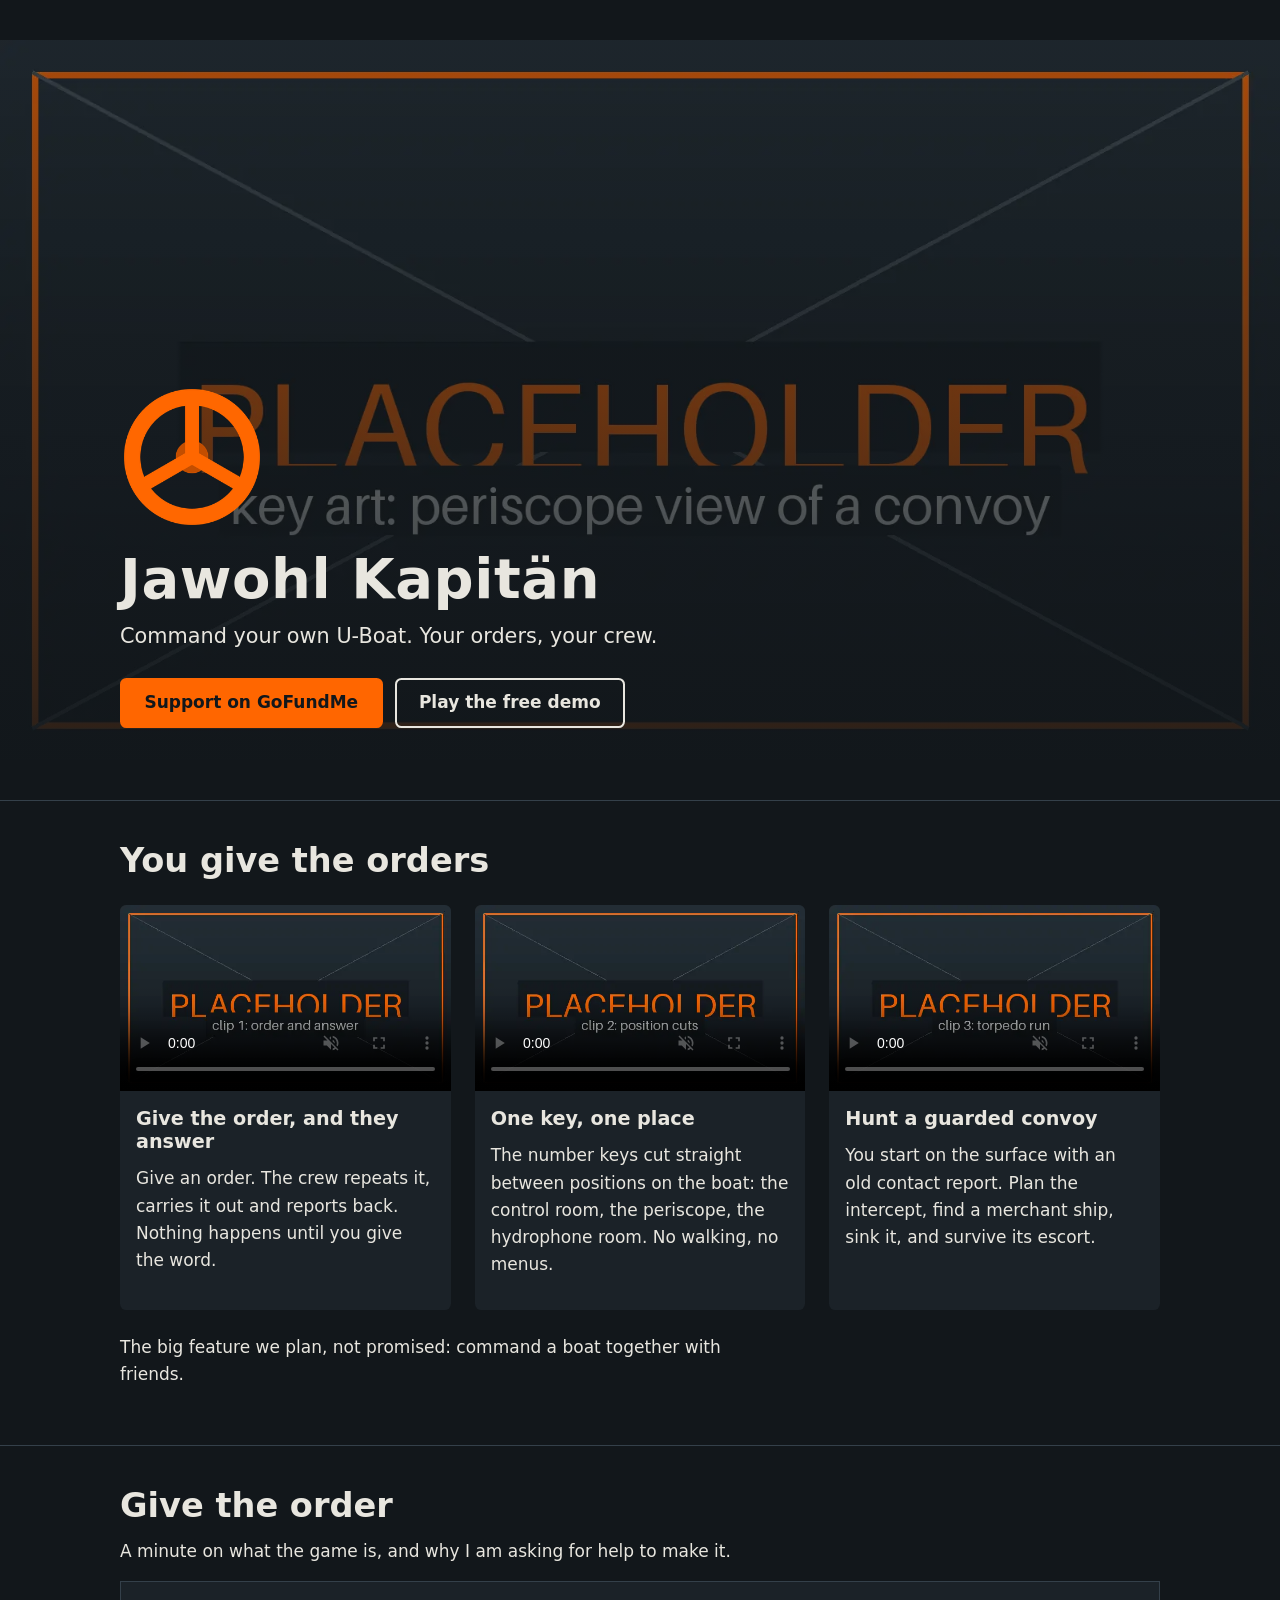
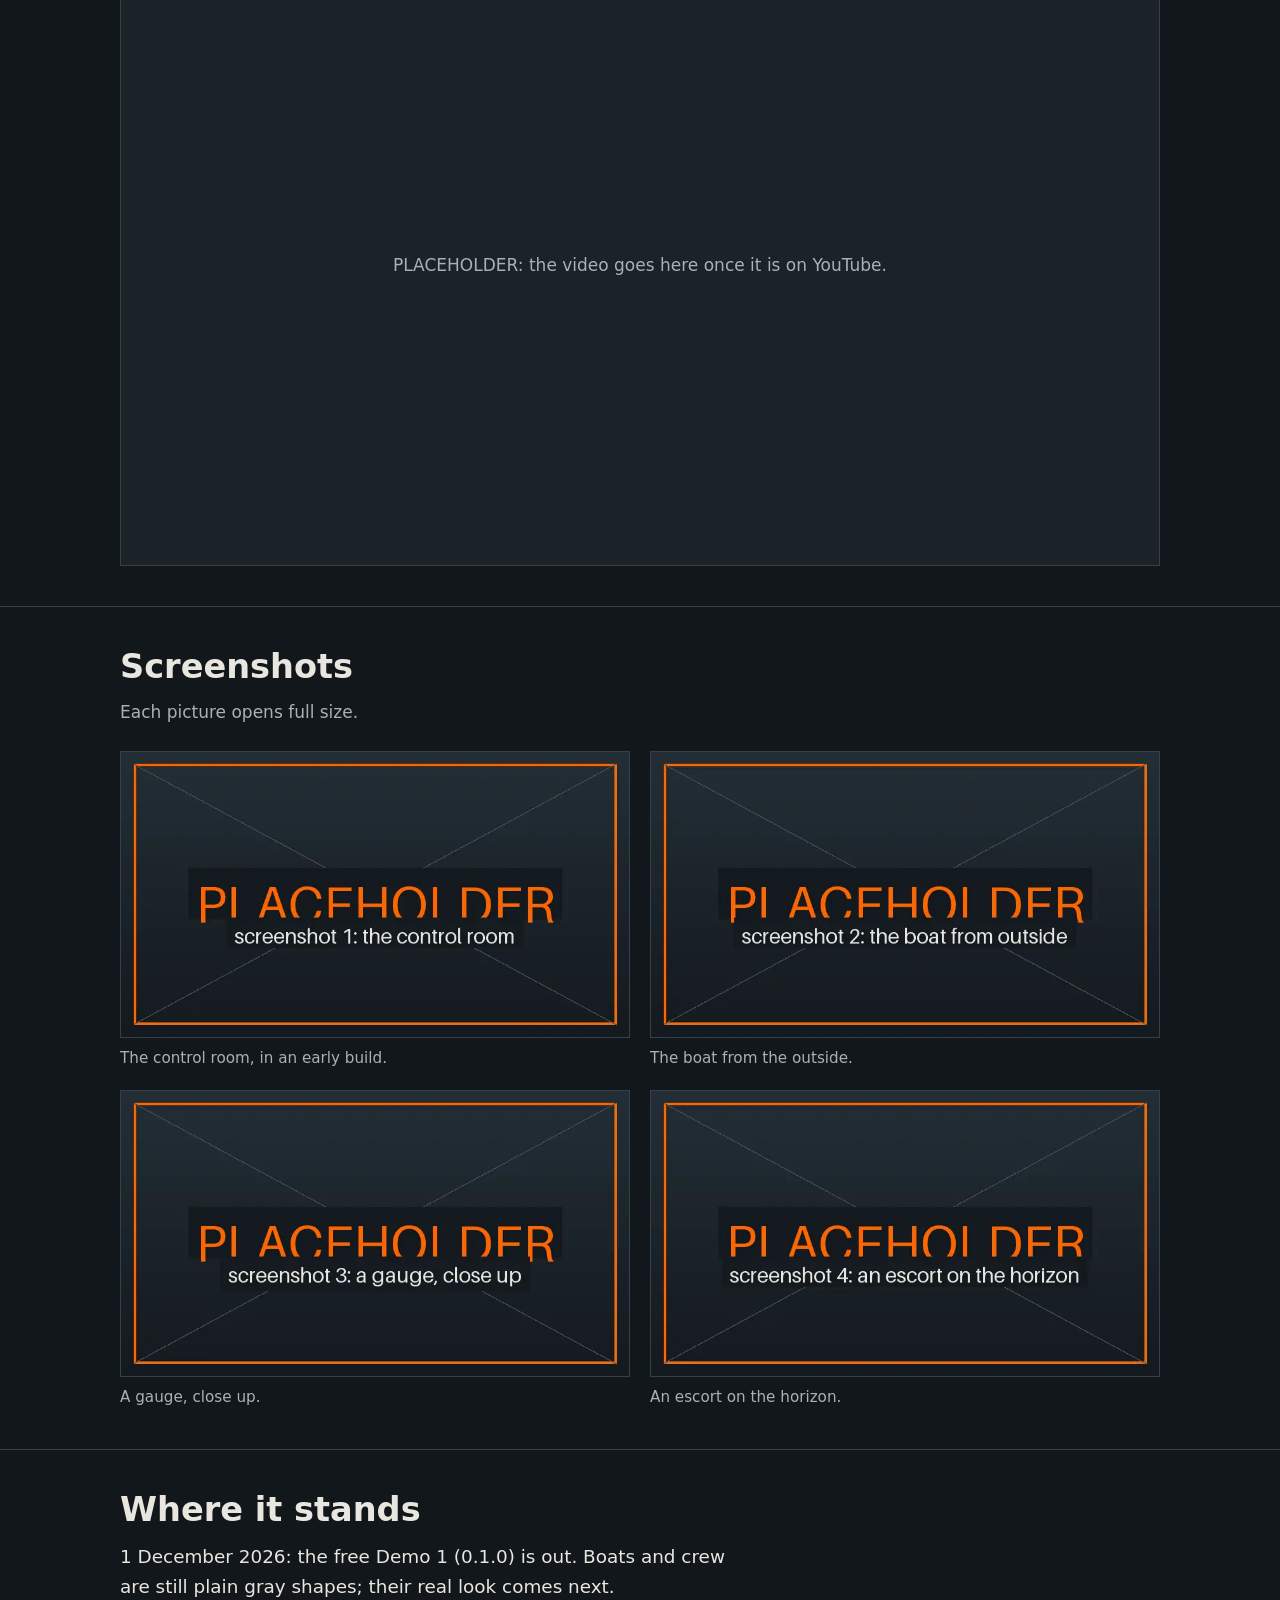
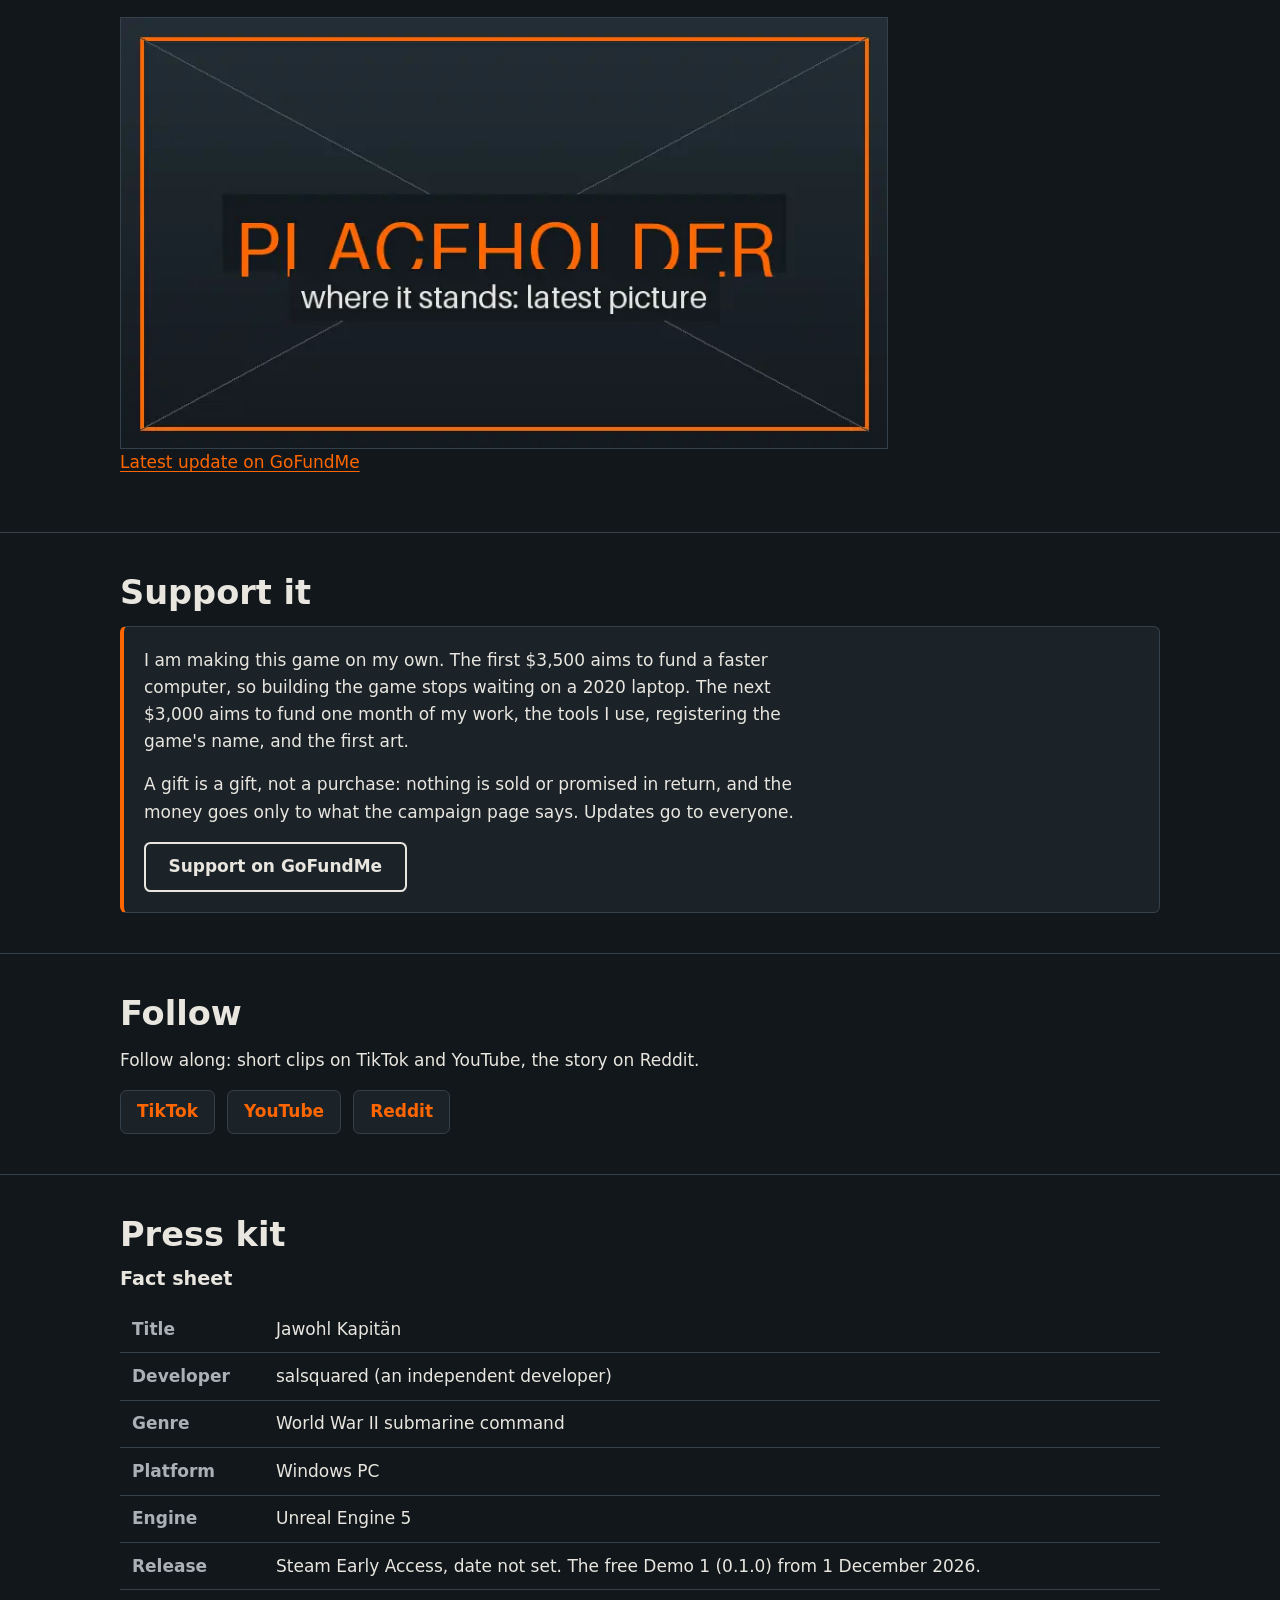
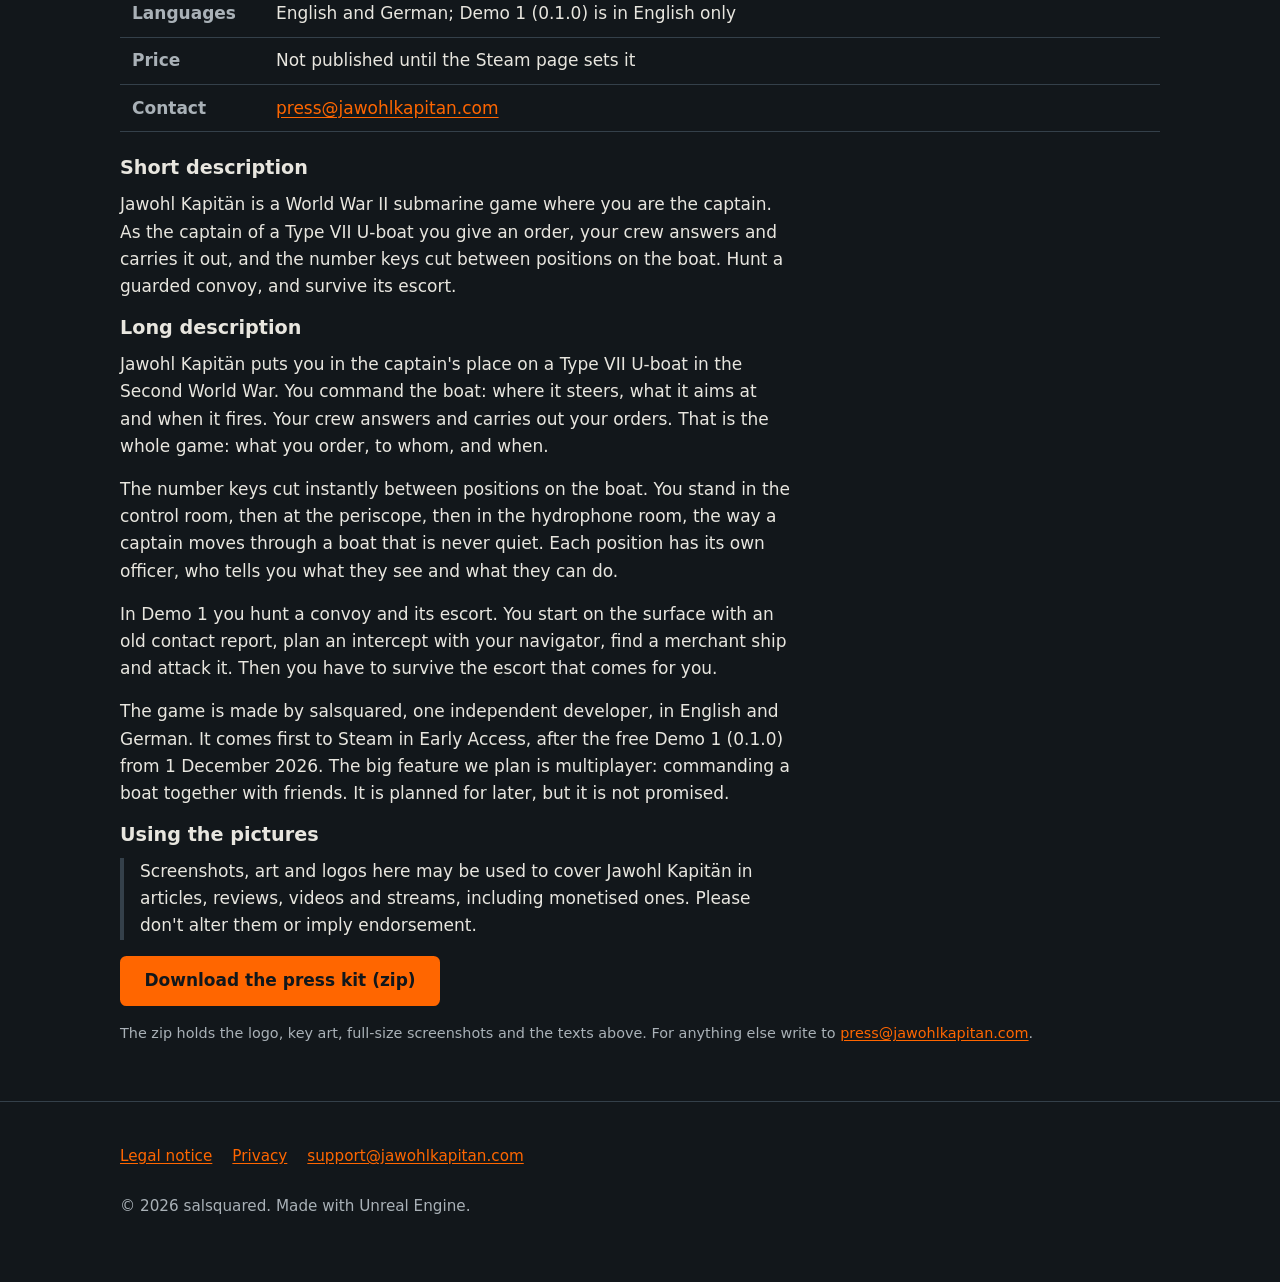
<file: index.html>
<!doctype html>
<html lang="en">
<head>
<meta charset="utf-8">
<meta name="viewport" content="width=device-width, initial-scale=1">
<title>Jawohl Kapitän: command your own U-Boat</title>
<meta name="description" content="Command your own U-Boat. Your orders, your crew.">
<meta name="referrer" content="strict-origin-when-cross-origin">
<meta name="theme-color" content="#12171b">
<link rel="canonical" href="https://jawohlkapitan.com/">
<!-- DE_LIVE: German is built but not switched on. See README, "Switching German on".
<link rel="alternate" hreflang="en" href="https://jawohlkapitan.com/">
<link rel="alternate" hreflang="de" href="https://jawohlkapitan.com/de/">
<link rel="alternate" hreflang="x-default" href="https://jawohlkapitan.com/">
-->
<link rel="icon" type="image/png" href="/assets/img/favicon.png">
<link rel="apple-touch-icon" href="/assets/img/apple-touch-icon.png">
<link rel="stylesheet" href="/assets/site.css">
<meta property="og:type" content="website">
<meta property="og:site_name" content="Jawohl Kapitän">
<meta property="og:title" content="Jawohl Kapitän">
<meta property="og:description" content="Command your own U-Boat. Your orders, your crew.">
<meta property="og:url" content="https://jawohlkapitan.com/">
<meta property="og:locale" content="en_US">
<meta property="og:image" content="https://jawohlkapitan.com/assets/img/og.jpg">
<meta property="og:image:width" content="1200">
<meta property="og:image:height" content="630">
<meta property="og:image:alt" content="Jawohl Kapitän: a convoy seen through a periscope">
<meta name="twitter:card" content="summary_large_image">
<meta name="twitter:title" content="Jawohl Kapitän">
<meta name="twitter:description" content="Command your own U-Boat. Your orders, your crew.">
<meta name="twitter:image" content="https://jawohlkapitan.com/assets/img/og.jpg">
<meta name="twitter:image:alt" content="Jawohl Kapitän: a convoy seen through a periscope">
</head>
<body>
<a class="skip" href="#main">Skip to the content</a>
<header class="wrap langbar"><!-- DE_LIVE: language switch, uncomment when German goes live.
<nav aria-label="Language"><span aria-current="true">EN</span> | <a href="/de/" hreflang="de" lang="de">DE</a></nav>
--></header>

<main id="main">

<!-- 1 Top -->
<section id="top" aria-labelledby="top-title">
  <div class="hero">
    <!-- PLACEHOLDER key art: replace assets/img/hero-1x.webp (800 px wide) and hero-2x.webp (1600 px wide). -->
    <img class="hero-img" src="/assets/img/hero-1x.webp" srcset="/assets/img/hero-1x.webp 800w, /assets/img/hero-2x.webp 1600w" sizes="100vw" width="1600" height="900" alt="A convoy of merchant ships on the open sea, seen through a periscope">
    <div class="hero-text">
      <img class="hero-logo" src="/assets/img/logo-1x.webp" srcset="/assets/img/logo-1x.webp 1x, /assets/img/logo-2x.webp 2x" width="256" height="256" alt="Jawohl Kapitän logo">
      <h1 id="top-title">Jawohl Kapitän</h1>
      <p class="hero-hook">Command your own U-Boat. Your orders, your crew.</p>
      <div class="buttons">
        <!-- STAGE 1 main button. Stage 2: "Wishlist on Steam" (href = the Steam store page). Stage 3: "Buy on Steam". See README, "Stage switches". -->
        <a class="btn" href="https://TODO-GOFUNDME">Support on GoFundMe</a>
        <!-- Second button from 1 December 2026: itch.io until the Steam page is up, then the Steam page. -->
        <a class="btn btn-second" href="https://salsquared.itch.io/jawohl-kapitan">Play the free demo</a>
      </div>
    </div>
  </div>
</section>

<!-- 2 You give the orders -->
<section id="orders" aria-labelledby="orders-title">
  <div class="wrap">
    <h2 id="orders-title">You give the orders</h2>
    <ul class="clips">
      <li class="clip">
        <!-- PLACEHOLDER clip: replace assets/video/clip-1.mp4 (5 to 8 s, silent, under about 2 MB, captions burned in) and assets/img/clip-1-poster.webp -->
        <video muted loop playsinline autoplay controls poster="/assets/img/clip-1-poster.webp" width="640" height="360" aria-label="Silent clip: you give an order and the crew answers, with captions">
          <source src="/assets/video/clip-1.mp4" type="video/mp4">
        </video>
        <img class="still" src="/assets/img/clip-1-poster.webp" width="640" height="360" loading="lazy" alt="Still from the clip: you give an order and the crew answers">
        <div class="clip-body">
          <h3>Give the order, and they answer</h3>
          <p>Give an order. The crew repeats it, carries it out and reports back. Nothing happens until you give the word.</p>
        </div>
      </li>
      <li class="clip">
        <!-- PLACEHOLDER clip: replace assets/video/clip-2.mp4 and assets/img/clip-2-poster.webp -->
        <video muted loop playsinline autoplay controls poster="/assets/img/clip-2-poster.webp" width="640" height="360" aria-label="Silent clip: the number keys cut between positions on the boat">
          <source src="/assets/video/clip-2.mp4" type="video/mp4">
        </video>
        <img class="still" src="/assets/img/clip-2-poster.webp" width="640" height="360" loading="lazy" alt="Still from the clip: cutting between positions on the boat">
        <div class="clip-body">
          <h3>One key, one place</h3>
          <p>The number keys cut straight between positions on the boat: the control room, the periscope, the hydrophone room. No walking, no menus.</p>
        </div>
      </li>
      <li class="clip">
        <!-- PLACEHOLDER clip: replace assets/video/clip-3.mp4 and assets/img/clip-3-poster.webp -->
        <video muted loop playsinline autoplay controls poster="/assets/img/clip-3-poster.webp" width="640" height="360" aria-label="Silent clip: a torpedo run against a merchant ship">
          <source src="/assets/video/clip-3.mp4" type="video/mp4">
        </video>
        <img class="still" src="/assets/img/clip-3-poster.webp" width="640" height="360" loading="lazy" alt="Still from the clip: a torpedo run against a merchant ship">
        <div class="clip-body">
          <h3>Hunt a guarded convoy</h3>
          <p>You start on the surface with an old contact report. Plan the intercept, find a merchant ship, sink it, and survive its escort.</p>
        </div>
      </li>
    </ul>
    <p class="note-line">The big feature we plan, not promised: command a boat together with friends.</p>
  </div>
</section>

<!-- 3 The video -->
<section id="video" aria-labelledby="video-title">
  <div class="wrap">
    <h2 id="video-title">Give the order</h2>
    <p>A minute on what the game is, and why I am asking for help to make it.</p>
    <div class="video-frame">
      <!-- TODO-VIDEO-ID: once the YouTube video exists, delete the placeholder div below and uncomment this iframe, putting the real ID in the URL.
      <iframe src="https://www.youtube-nocookie.com/embed/TODO-VIDEO-ID" title="Jawohl Kapitän: Give the order (video)" loading="lazy" referrerpolicy="strict-origin-when-cross-origin" allow="fullscreen; picture-in-picture" allowfullscreen></iframe>
      -->
      <div class="video-placeholder" role="img" aria-label="Video placeholder"><p>PLACEHOLDER: the video goes here once it is on YouTube.</p></div>
    </div>
  </div>
</section>

<!-- 4 Screenshots -->
<section id="screenshots" aria-labelledby="screenshots-title">
  <div class="wrap">
    <h2 id="screenshots-title">Screenshots</h2>
    <p class="muted">Each picture opens full size.</p>
    <ul class="shots">
      <li><figure>
        <!-- PLACEHOLDER still: replace assets/img/shot-1-1x.webp (800 px) and shot-1-2x.webp (1600 px, also the full-size link) -->
        <a href="/assets/img/shot-1-2x.webp"><img src="/assets/img/shot-1-1x.webp" srcset="/assets/img/shot-1-1x.webp 800w, /assets/img/shot-1-2x.webp 1600w" sizes="(min-width: 40rem) 50vw, 100vw" width="1600" height="900" loading="lazy" alt="The control room of the U-boat, seen from the captain's position"></a>
        <figcaption>The control room, in an early build.</figcaption>
      </figure></li>
      <li><figure>
        <a href="/assets/img/shot-2-2x.webp"><img src="/assets/img/shot-2-1x.webp" srcset="/assets/img/shot-2-1x.webp 800w, /assets/img/shot-2-2x.webp 1600w" sizes="(min-width: 40rem) 50vw, 100vw" width="1600" height="900" loading="lazy" alt="The U-boat seen from the outside, on the surface"></a>
        <figcaption>The boat from the outside.</figcaption>
      </figure></li>
      <li><figure>
        <a href="/assets/img/shot-3-2x.webp"><img src="/assets/img/shot-3-1x.webp" srcset="/assets/img/shot-3-1x.webp 800w, /assets/img/shot-3-2x.webp 1600w" sizes="(min-width: 40rem) 50vw, 100vw" width="1600" height="900" loading="lazy" alt="Close-up of a gauge in the boat"></a>
        <figcaption>A gauge, close up.</figcaption>
      </figure></li>
      <li><figure>
        <a href="/assets/img/shot-4-2x.webp"><img src="/assets/img/shot-4-1x.webp" srcset="/assets/img/shot-4-1x.webp 800w, /assets/img/shot-4-2x.webp 1600w" sizes="(min-width: 40rem) 50vw, 100vw" width="1600" height="900" loading="lazy" alt="An escort corvette on the horizon"></a>
        <figcaption>An escort on the horizon.</figcaption>
      </figure></li>
    </ul>
  </div>
</section>

<!-- 5 Where it stands -->
<section id="status" aria-labelledby="status-title">
  <div class="wrap">
    <h2 id="status-title">Where it stands</h2>
    <!-- Rewrite this one dated line at each milestone, together with the GoFundMe update. -->
    <p class="dated">1 December 2026: the free Demo 1 (0.1.0) is out. Boats and crew are still plain gray shapes; their real look comes next.</p>
    <figure class="status-fig">
      <!-- PLACEHOLDER picture: replace assets/img/status-1x.webp and status-2x.webp with the newest picture -->
      <a href="/assets/img/status-2x.webp"><img src="/assets/img/status-1x.webp" srcset="/assets/img/status-1x.webp 800w, /assets/img/status-2x.webp 1600w" sizes="(min-width: 48rem) 48rem, 100vw" width="1600" height="900" loading="lazy" alt="The newest picture of the game"></a>
    </figure>
    <!-- Remove this link when the campaign ends. -->
    <p class="update-link"><a href="https://TODO-GOFUNDME-UPDATE">Latest update on GoFundMe</a></p>
  </div>
</section>

<!-- CAMPAIGN_BLOCK_START: section 6 shows only while the GoFundMe campaign runs. Delete from here to CAMPAIGN_BLOCK_END when it ends. -->
<section id="support" aria-labelledby="support-title">
  <div class="wrap">
    <h2 id="support-title">Support it</h2>
    <div class="support">
      <p>I am making this game on my own. The first $3,500 aims to fund a faster computer, so building the game stops waiting on a 2020 laptop. The next $3,000 aims to fund one month of my work, the tools I use, registering the game's name, and the first art.</p>
      <p>A gift is a gift, not a purchase: nothing is sold or promised in return, and the money goes only to what the campaign page says. Updates go to everyone.</p>
      <div class="buttons"><a class="btn btn-second" href="https://TODO-GOFUNDME">Support on GoFundMe</a></div>
    </div>
  </div>
</section>
<!-- CAMPAIGN_BLOCK_END -->

<!-- 7 Follow -->
<section id="follow" aria-labelledby="follow-title">
  <div class="wrap">
    <h2 id="follow-title">Follow</h2>
    <p>Follow along: short clips on TikTok and YouTube, the story on Reddit.</p>
    <ul class="linkrow">
      <li><a href="https://www.tiktok.com/@jawohlkapitan">TikTok</a></li>
      <li><a href="https://www.youtube.com/@jawohlkapitan">YouTube</a></li>
      <li><a href="https://www.reddit.com/user/jawohlkapitan">Reddit</a></li>
      <!-- STEAM_BLOCK (stage 2, when the Steam page exists): uncomment and set the real URL.
      <li><a href="https://TODO-STEAM-URL">Steam</a></li>
      -->
      <!-- BLUESKY_BLOCK (once the handle is claimed and posting): uncomment and set the real URL.
      <li><a href="https://bsky.app/profile/jawohlkapitan.com">Bluesky</a></li>
      -->
      <!-- X_BLOCK (once the account is claimed and posting): uncomment and set the real URL.
      <li><a href="https://x.com/TODO-X-HANDLE">X</a></li>
      -->
    </ul>
  </div>
</section>

<!-- 8 Press kit -->
<section id="press" aria-labelledby="press-title">
  <div class="wrap">
    <h2 id="press-title">Press kit</h2>
    <h3>Fact sheet</h3>
    <table class="facts">
      <tbody>
        <tr><th scope="row">Title</th><td>Jawohl Kapitän</td></tr>
        <tr><th scope="row">Developer</th><td>salsquared (an independent developer)</td></tr>
        <tr><th scope="row">Genre</th><td>World War II submarine command</td></tr>
        <tr><th scope="row">Platform</th><td>Windows PC</td></tr>
        <tr><th scope="row">Engine</th><td>Unreal Engine 5</td></tr>
        <tr><th scope="row">Release</th><td>Steam Early Access, date not set. The free Demo 1 (0.1.0) from 1 December 2026.</td></tr>
        <tr><th scope="row">Languages</th><td>English and German; Demo 1 (0.1.0) is in English only</td></tr>
        <tr><th scope="row">Price</th><td>Not published until the Steam page sets it</td></tr>
        <tr><th scope="row">Contact</th><td><a href="mailto:press@jawohlkapitan.com">press@jawohlkapitan.com</a></td></tr>
      </tbody>
    </table>
    <h3>Short description</h3>
    <p class="desc">Jawohl Kapitän is a World War II submarine game where you are the captain. As the captain of a Type VII U-boat you give an order, your crew answers and carries it out, and the number keys cut between positions on the boat. Hunt a guarded convoy, and survive its escort.</p>
    <h3>Long description</h3>
    <div class="desc">
      <p>Jawohl Kapitän puts you in the captain's place on a Type VII U-boat in the Second World War. You command the boat: where it steers, what it aims at and when it fires. Your crew answers and carries out your orders. That is the whole game: what you order, to whom, and when.</p>
      <p>The number keys cut instantly between positions on the boat. You stand in the control room, then at the periscope, then in the hydrophone room, the way a captain moves through a boat that is never quiet. Each position has its own officer, who tells you what they see and what they can do.</p>
      <p>In Demo 1 you hunt a convoy and its escort. You start on the surface with an old contact report, plan an intercept with your navigator, find a merchant ship and attack it. Then you have to survive the escort that comes for you.</p>
      <p>The game is made by salsquared, one independent developer, in English and German. It comes first to Steam in Early Access, after the free Demo 1 (0.1.0) from 1 December 2026. The big feature we plan is multiplayer: commanding a boat together with friends. It is planned for later, but it is not promised.</p>
    </div>
    <h3>Using the pictures</h3>
    <p class="use-line">Screenshots, art and logos here may be used to cover Jawohl Kapitän in articles, reviews, videos and streams, including monetised ones. Please don't alter them or imply endorsement.</p>
    <p>
      <!-- PLACEHOLDER zip: built from placeholder files for now. Rebuild with tools/build_press_kit.py (README, "Press kit rebuild"). -->
      <a class="btn" href="/press/jawohl-kapitan-press-kit.zip" download>Download the press kit (zip)</a>
    </p>
    <p class="small">The zip holds the logo, key art, full-size screenshots and the texts above. For anything else write to <a href="mailto:press@jawohlkapitan.com">press@jawohlkapitan.com</a>.</p>
  </div>
</section>

</main>

<!-- 9 Footer -->
<footer id="footer">
  <div class="wrap">
    <ul>
      <li><a href="/legal-notice/">Legal notice</a></li>
      <li><a href="/privacy/">Privacy</a></li>
      <!-- DE_LIVE: German privacy notice link, uncomment when German goes live.
      <li><a href="/de/datenschutz/" hreflang="de" lang="de">Datenschutz</a></li>
      -->
      <li><a href="mailto:support@jawohlkapitan.com">support@jawohlkapitan.com</a></li>
    </ul>
    <p>&copy; 2026 salsquared. Made with Unreal Engine.</p>
  </div>
</footer>
</body>
</html>
</file>
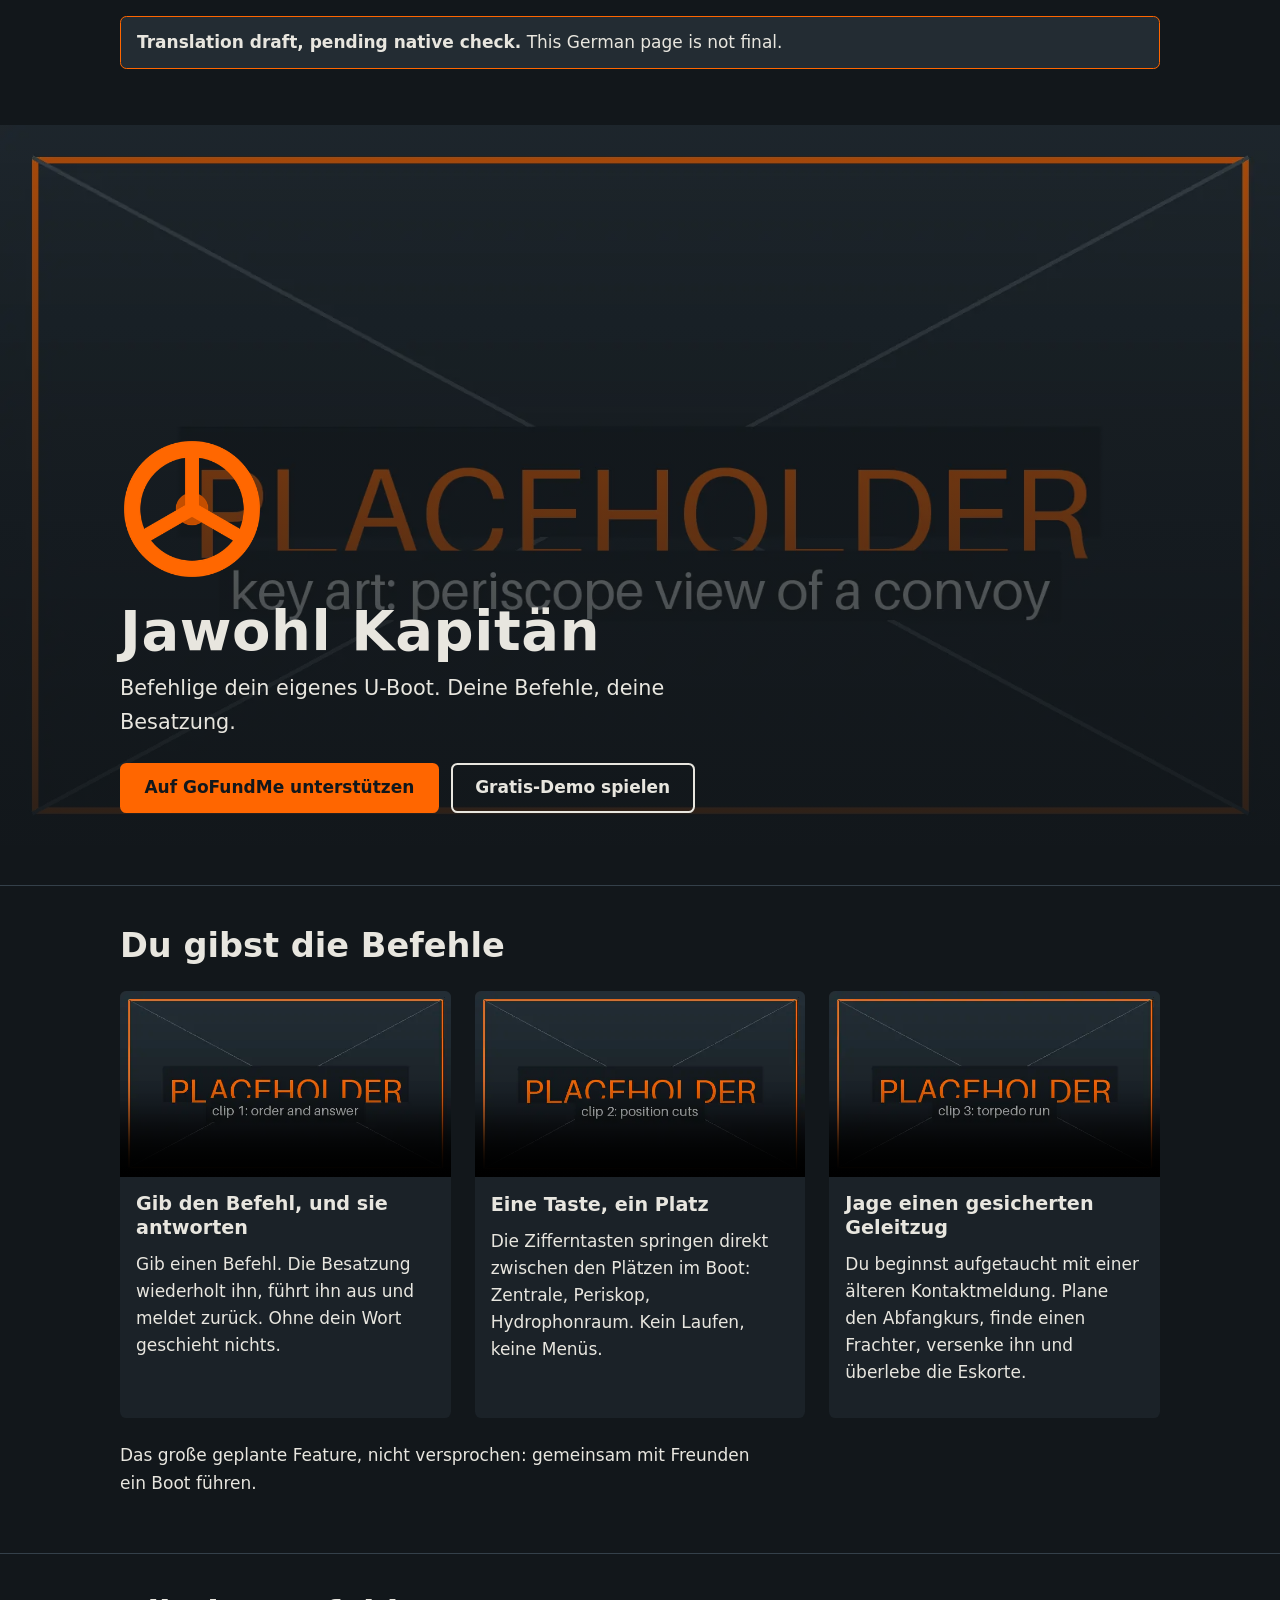
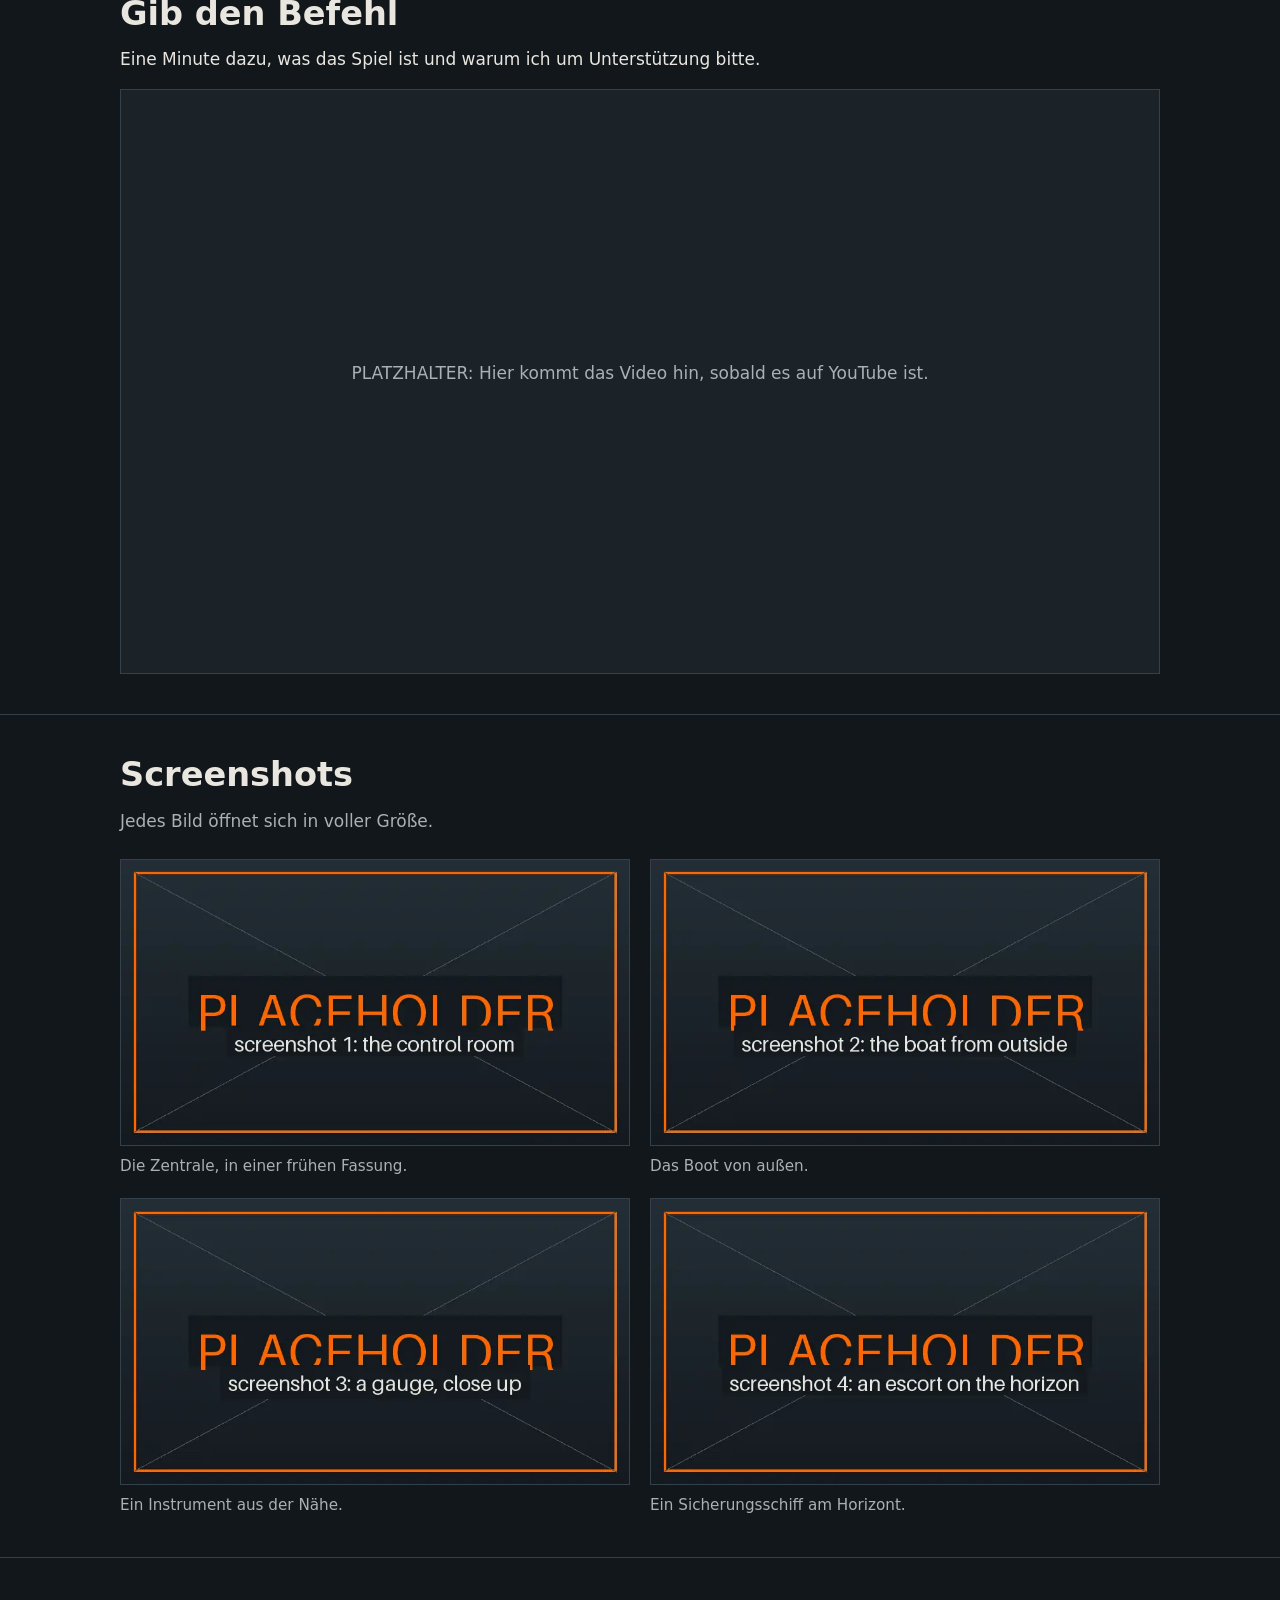
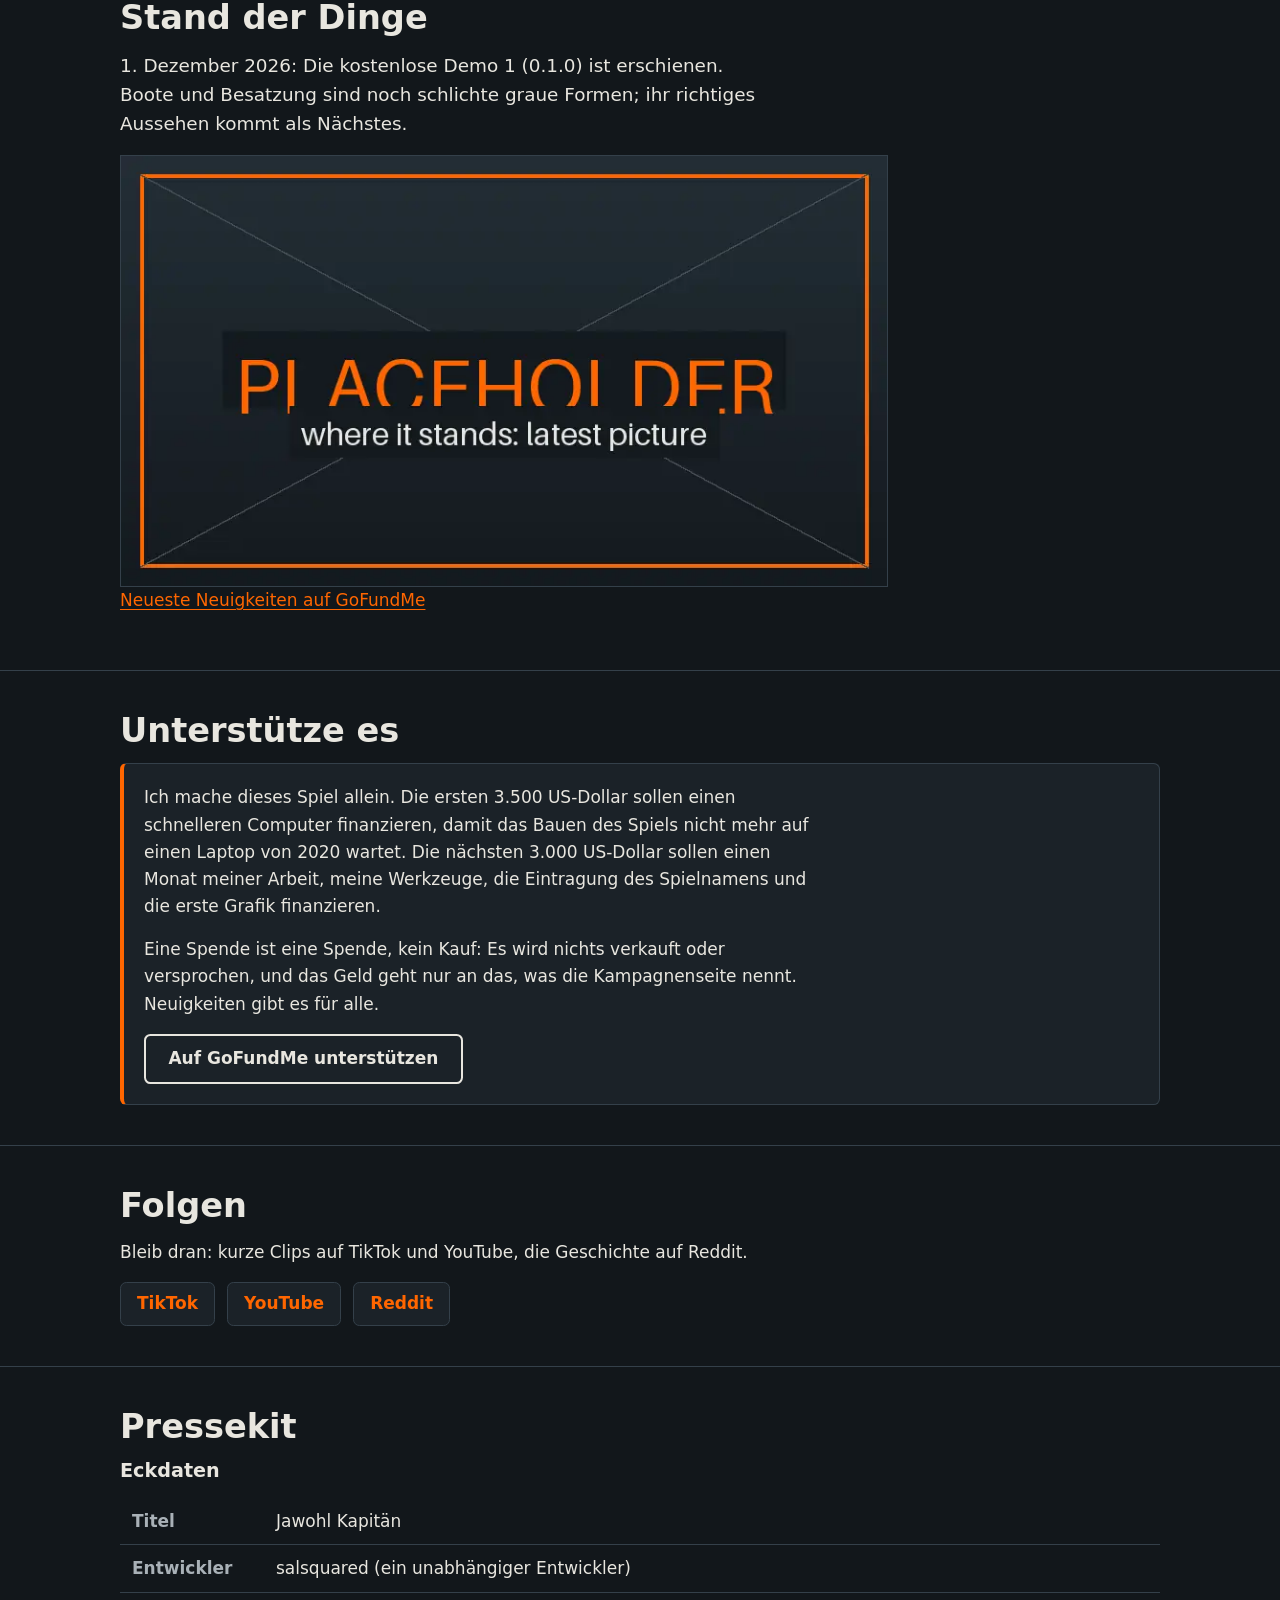
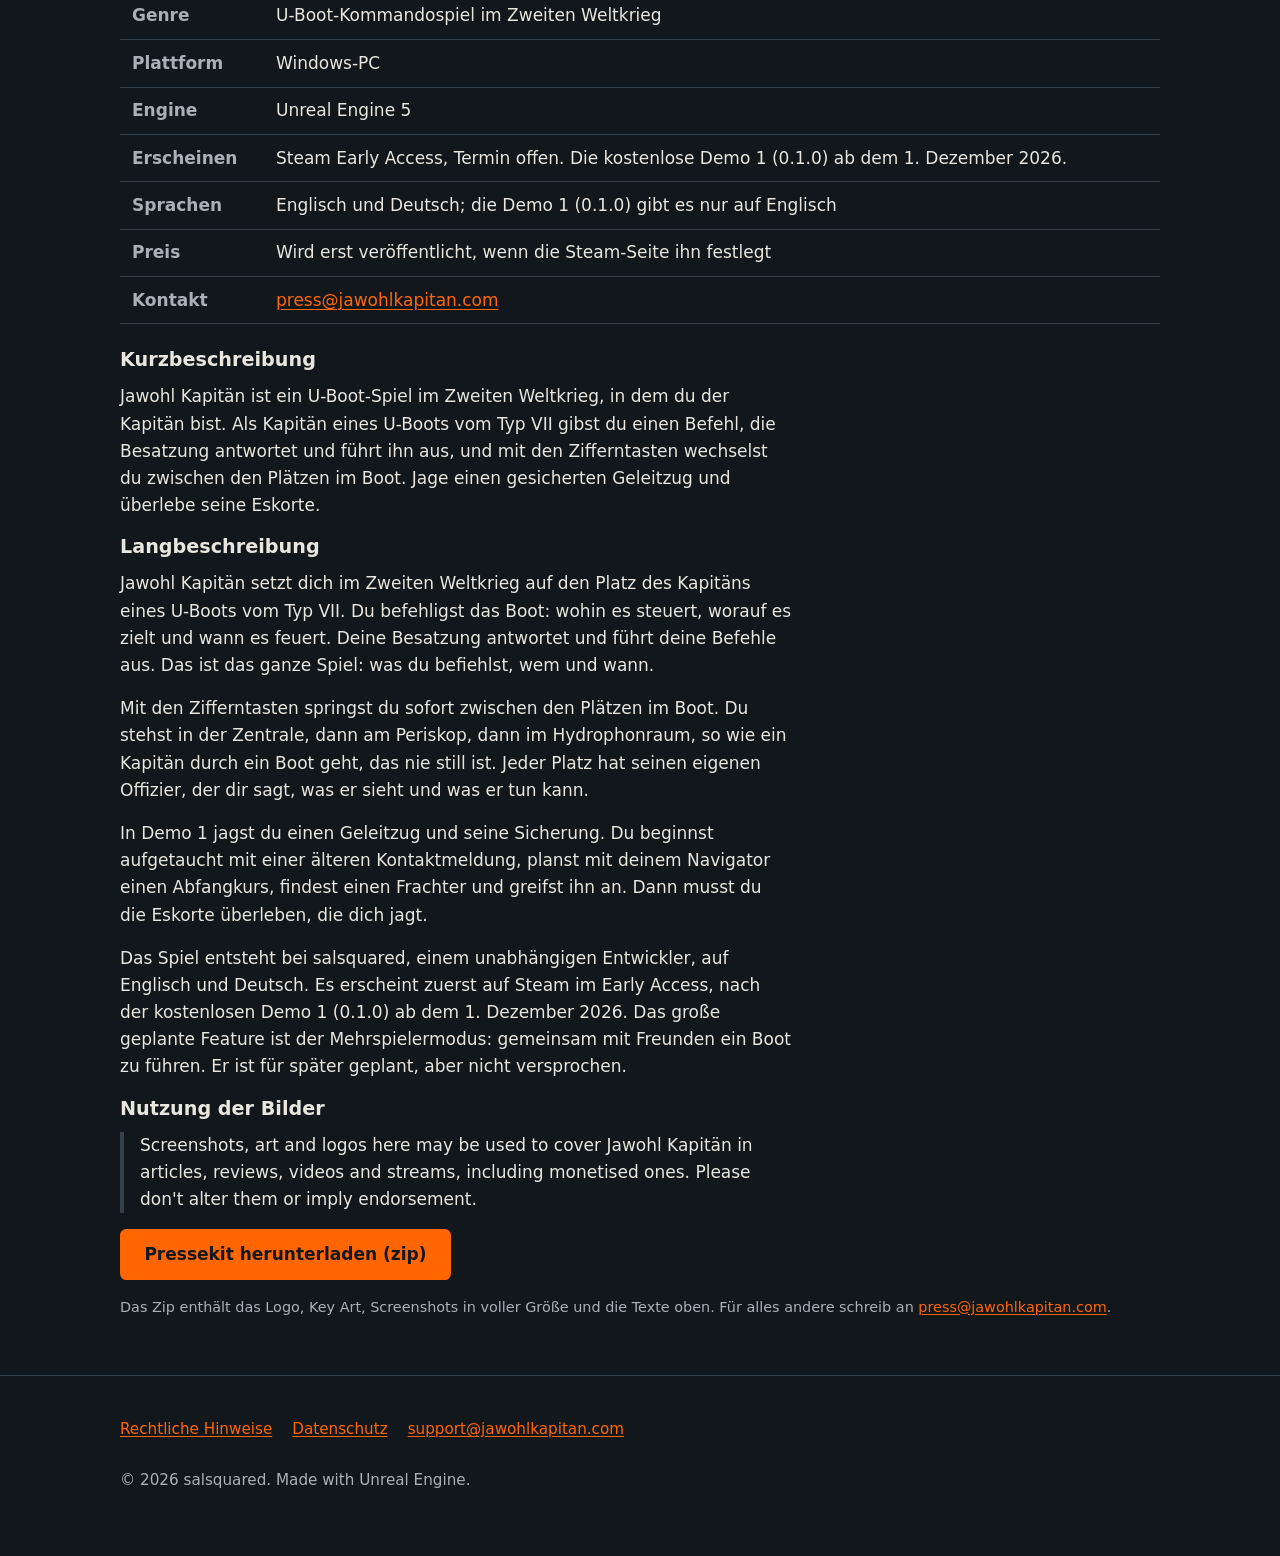
<file: de/index.html>
<!doctype html>
<html lang="de">
<head>
<meta charset="utf-8">
<meta name="viewport" content="width=device-width, initial-scale=1">
<title>Jawohl Kapitän: Befehlige dein eigenes U-Boot</title>
<meta name="robots" content="noindex"><!-- DE_NOINDEX: remove this tag when German goes live (README, "Switching German on") -->
<meta name="description" content="Befehlige dein eigenes U-Boot. Deine Befehle, deine Besatzung.">
<meta name="referrer" content="strict-origin-when-cross-origin">
<meta name="theme-color" content="#12171b">
<link rel="canonical" href="https://jawohlkapitan.com/de/">
<!-- DE_LIVE: German is built but not switched on. See README, "Switching German on".
<link rel="alternate" hreflang="en" href="https://jawohlkapitan.com/">
<link rel="alternate" hreflang="de" href="https://jawohlkapitan.com/de/">
<link rel="alternate" hreflang="x-default" href="https://jawohlkapitan.com/">
-->
<link rel="icon" type="image/png" href="/assets/img/favicon.png">
<link rel="apple-touch-icon" href="/assets/img/apple-touch-icon.png">
<link rel="stylesheet" href="/assets/site.css">
<meta property="og:type" content="website">
<meta property="og:site_name" content="Jawohl Kapitän">
<meta property="og:title" content="Jawohl Kapitän">
<meta property="og:description" content="Befehlige dein eigenes U-Boot. Deine Befehle, deine Besatzung.">
<meta property="og:url" content="https://jawohlkapitan.com/de/">
<meta property="og:locale" content="de_DE">
<meta property="og:image" content="https://jawohlkapitan.com/assets/img/og.jpg">
<meta property="og:image:width" content="1200">
<meta property="og:image:height" content="630">
<meta property="og:image:alt" content="Jawohl Kapitän: ein Geleitzug im Periskop">
<meta name="twitter:card" content="summary_large_image">
<meta name="twitter:title" content="Jawohl Kapitän">
<meta name="twitter:description" content="Befehlige dein eigenes U-Boot. Deine Befehle, deine Besatzung.">
<meta name="twitter:image" content="https://jawohlkapitan.com/assets/img/og.jpg">
<meta name="twitter:image:alt" content="Jawohl Kapitän: ein Geleitzug im Periskop">
</head>
<body>
<a class="skip" href="#main">Zum Inhalt springen</a>
<!-- DE_DRAFT_NOTE: remove this block after the native German check -->
<div class="wrap"><p class="draft-note" lang="en"><strong>Translation draft, pending native check.</strong> This German page is not final.</p></div>
<header class="wrap langbar"><!-- DE_LIVE: language switch, uncomment when German goes live.
<nav aria-label="Sprache"><a href="/" hreflang="en" lang="en">EN</a> | <span aria-current="true">DE</span></nav>
--></header>

<main id="main">

<!-- 1 Top -->
<section id="top" aria-labelledby="top-title">
  <div class="hero">
    <!-- PLACEHOLDER key art: replace assets/img/hero-1x.webp (800 px wide) and hero-2x.webp (1600 px wide). -->
    <img class="hero-img" src="/assets/img/hero-1x.webp" srcset="/assets/img/hero-1x.webp 800w, /assets/img/hero-2x.webp 1600w" sizes="100vw" width="1600" height="900" alt="Ein Geleitzug von Frachtschiffen auf offener See, durch ein Periskop gesehen">
    <div class="hero-text">
      <img class="hero-logo" src="/assets/img/logo-1x.webp" srcset="/assets/img/logo-1x.webp 1x, /assets/img/logo-2x.webp 2x" width="256" height="256" alt="Logo von Jawohl Kapitän">
      <h1 id="top-title">Jawohl Kapitän</h1>
      <p class="hero-hook">Befehlige dein eigenes U-Boot. Deine Befehle, deine Besatzung.</p>
      <div class="buttons">
        <!-- STAGE 1 main button. Stage 2: "Wishlist on Steam" (href = the Steam store page). Stage 3: "Buy on Steam". See README, "Stage switches". -->
        <a class="btn" href="https://TODO-GOFUNDME">Auf GoFundMe unterstützen</a>
        <!-- Second button from 1 December 2026: itch.io until the Steam page is up, then the Steam page. -->
        <a class="btn btn-second" href="https://salsquared.itch.io/jawohl-kapitan">Gratis-Demo spielen</a>
      </div>
    </div>
  </div>
</section>

<!-- 2 You give the orders -->
<section id="orders" aria-labelledby="orders-title">
  <div class="wrap">
    <h2 id="orders-title">Du gibst die Befehle</h2>
    <ul class="clips">
      <li class="clip">
        <!-- PLACEHOLDER clip: replace assets/video/clip-1.mp4 (5 to 8 s, silent, under about 2 MB, captions burned in) and assets/img/clip-1-poster.webp -->
        <video muted loop playsinline autoplay controls poster="/assets/img/clip-1-poster.webp" width="640" height="360" aria-label="Stummer Clip: Du gibst einen Befehl und die Besatzung antwortet, mit Untertiteln">
          <source src="/assets/video/clip-1.mp4" type="video/mp4">
        </video>
        <img class="still" src="/assets/img/clip-1-poster.webp" width="640" height="360" loading="lazy" alt="Standbild aus dem Clip: Du gibst einen Befehl und die Besatzung antwortet">
        <div class="clip-body">
          <h3>Gib den Befehl, und sie antworten</h3>
          <p>Gib einen Befehl. Die Besatzung wiederholt ihn, führt ihn aus und meldet zurück. Ohne dein Wort geschieht nichts.</p>
        </div>
      </li>
      <li class="clip">
        <!-- PLACEHOLDER clip: replace assets/video/clip-2.mp4 and assets/img/clip-2-poster.webp -->
        <video muted loop playsinline autoplay controls poster="/assets/img/clip-2-poster.webp" width="640" height="360" aria-label="Stummer Clip: Die Zifferntasten wechseln zwischen den Plätzen im Boot">
          <source src="/assets/video/clip-2.mp4" type="video/mp4">
        </video>
        <img class="still" src="/assets/img/clip-2-poster.webp" width="640" height="360" loading="lazy" alt="Standbild aus dem Clip: Wechsel zwischen den Plätzen im Boot">
        <div class="clip-body">
          <h3>Eine Taste, ein Platz</h3>
          <p>Die Zifferntasten springen direkt zwischen den Plätzen im Boot: Zentrale, Periskop, Hydrophonraum. Kein Laufen, keine Menüs.</p>
        </div>
      </li>
      <li class="clip">
        <!-- PLACEHOLDER clip: replace assets/video/clip-3.mp4 and assets/img/clip-3-poster.webp -->
        <video muted loop playsinline autoplay controls poster="/assets/img/clip-3-poster.webp" width="640" height="360" aria-label="Stummer Clip: Ein Torpedoangriff auf einen Frachter">
          <source src="/assets/video/clip-3.mp4" type="video/mp4">
        </video>
        <img class="still" src="/assets/img/clip-3-poster.webp" width="640" height="360" loading="lazy" alt="Standbild aus dem Clip: Ein Torpedoangriff auf einen Frachter">
        <div class="clip-body">
          <h3>Jage einen gesicherten Geleitzug</h3>
          <p>Du beginnst aufgetaucht mit einer älteren Kontaktmeldung. Plane den Abfangkurs, finde einen Frachter, versenke ihn und überlebe die Eskorte.</p>
        </div>
      </li>
    </ul>
    <p class="note-line">Das große geplante Feature, nicht versprochen: gemeinsam mit Freunden ein Boot führen.</p>
  </div>
</section>

<!-- 3 The video -->
<section id="video" aria-labelledby="video-title">
  <div class="wrap">
    <h2 id="video-title">Gib den Befehl</h2>
    <p>Eine Minute dazu, was das Spiel ist und warum ich um Unterstützung bitte.</p>
    <div class="video-frame">
      <!-- TODO-VIDEO-ID: once the YouTube video exists, delete the placeholder div below and uncomment this iframe, putting the real ID in the URL.
      <iframe src="https://www.youtube-nocookie.com/embed/TODO-VIDEO-ID" title="Jawohl Kapitän: Gib den Befehl (Video)" loading="lazy" referrerpolicy="strict-origin-when-cross-origin" allow="fullscreen; picture-in-picture" allowfullscreen></iframe>
      -->
      <div class="video-placeholder" role="img" aria-label="Platzhalter für das Video"><p>PLATZHALTER: Hier kommt das Video hin, sobald es auf YouTube ist.</p></div>
    </div>
  </div>
</section>

<!-- 4 Screenshots -->
<section id="screenshots" aria-labelledby="screenshots-title">
  <div class="wrap">
    <h2 id="screenshots-title">Screenshots</h2>
    <p class="muted">Jedes Bild öffnet sich in voller Größe.</p>
    <ul class="shots">
      <li><figure>
        <!-- PLACEHOLDER still: replace assets/img/shot-1-1x.webp (800 px) and shot-1-2x.webp (1600 px, also the full-size link) -->
        <a href="/assets/img/shot-1-2x.webp"><img src="/assets/img/shot-1-1x.webp" srcset="/assets/img/shot-1-1x.webp 800w, /assets/img/shot-1-2x.webp 1600w" sizes="(min-width: 40rem) 50vw, 100vw" width="1600" height="900" loading="lazy" alt="Die Zentrale des U-Boots, vom Platz des Kapitäns aus gesehen"></a>
        <figcaption>Die Zentrale, in einer frühen Fassung.</figcaption>
      </figure></li>
      <li><figure>
        <a href="/assets/img/shot-2-2x.webp"><img src="/assets/img/shot-2-1x.webp" srcset="/assets/img/shot-2-1x.webp 800w, /assets/img/shot-2-2x.webp 1600w" sizes="(min-width: 40rem) 50vw, 100vw" width="1600" height="900" loading="lazy" alt="Das U-Boot von außen, aufgetaucht"></a>
        <figcaption>Das Boot von außen.</figcaption>
      </figure></li>
      <li><figure>
        <a href="/assets/img/shot-3-2x.webp"><img src="/assets/img/shot-3-1x.webp" srcset="/assets/img/shot-3-1x.webp 800w, /assets/img/shot-3-2x.webp 1600w" sizes="(min-width: 40rem) 50vw, 100vw" width="1600" height="900" loading="lazy" alt="Nahaufnahme eines Instruments im Boot"></a>
        <figcaption>Ein Instrument aus der Nähe.</figcaption>
      </figure></li>
      <li><figure>
        <a href="/assets/img/shot-4-2x.webp"><img src="/assets/img/shot-4-1x.webp" srcset="/assets/img/shot-4-1x.webp 800w, /assets/img/shot-4-2x.webp 1600w" sizes="(min-width: 40rem) 50vw, 100vw" width="1600" height="900" loading="lazy" alt="Eine Korvette der Eskorte am Horizont"></a>
        <figcaption>Ein Sicherungsschiff am Horizont.</figcaption>
      </figure></li>
    </ul>
  </div>
</section>

<!-- 5 Where it stands -->
<section id="status" aria-labelledby="status-title">
  <div class="wrap">
    <h2 id="status-title">Stand der Dinge</h2>
    <!-- Rewrite this one dated line at each milestone, together with the GoFundMe update. -->
    <p class="dated">1. Dezember 2026: Die kostenlose Demo 1 (0.1.0) ist erschienen. Boote und Besatzung sind noch schlichte graue Formen; ihr richtiges Aussehen kommt als Nächstes.</p>
    <figure class="status-fig">
      <!-- PLACEHOLDER picture: replace assets/img/status-1x.webp and status-2x.webp with the newest picture -->
      <a href="/assets/img/status-2x.webp"><img src="/assets/img/status-1x.webp" srcset="/assets/img/status-1x.webp 800w, /assets/img/status-2x.webp 1600w" sizes="(min-width: 48rem) 48rem, 100vw" width="1600" height="900" loading="lazy" alt="Das neueste Bild des Spiels"></a>
    </figure>
    <!-- Remove this link when the campaign ends. -->
    <p class="update-link"><a href="https://TODO-GOFUNDME-UPDATE">Neueste Neuigkeiten auf GoFundMe</a></p>
  </div>
</section>

<!-- CAMPAIGN_BLOCK_START: section 6 shows only while the GoFundMe campaign runs. Delete from here to CAMPAIGN_BLOCK_END when it ends. -->
<section id="support" aria-labelledby="support-title">
  <div class="wrap">
    <h2 id="support-title">Unterstütze es</h2>
    <div class="support">
      <p>Ich mache dieses Spiel allein. Die ersten 3.500 US-Dollar sollen einen schnelleren Computer finanzieren, damit das Bauen des Spiels nicht mehr auf einen Laptop von 2020 wartet. Die nächsten 3.000 US-Dollar sollen einen Monat meiner Arbeit, meine Werkzeuge, die Eintragung des Spielnamens und die erste Grafik finanzieren.</p>
      <p>Eine Spende ist eine Spende, kein Kauf: Es wird nichts verkauft oder versprochen, und das Geld geht nur an das, was die Kampagnenseite nennt. Neuigkeiten gibt es für alle.</p>
      <div class="buttons"><a class="btn btn-second" href="https://TODO-GOFUNDME">Auf GoFundMe unterstützen</a></div>
    </div>
  </div>
</section>
<!-- CAMPAIGN_BLOCK_END -->

<!-- 7 Follow -->
<section id="follow" aria-labelledby="follow-title">
  <div class="wrap">
    <h2 id="follow-title">Folgen</h2>
    <p>Bleib dran: kurze Clips auf TikTok und YouTube, die Geschichte auf Reddit.</p>
    <ul class="linkrow">
      <li><a href="https://www.tiktok.com/@jawohlkapitan">TikTok</a></li>
      <li><a href="https://www.youtube.com/@jawohlkapitan">YouTube</a></li>
      <li><a href="https://www.reddit.com/user/jawohlkapitan">Reddit</a></li>
      <!-- STEAM_BLOCK (stage 2, when the Steam page exists): uncomment and set the real URL.
      <li><a href="https://TODO-STEAM-URL">Steam</a></li>
      -->
      <!-- BLUESKY_BLOCK (once the handle is claimed and posting): uncomment and set the real URL.
      <li><a href="https://bsky.app/profile/jawohlkapitan.com">Bluesky</a></li>
      -->
      <!-- X_BLOCK (once the account is claimed and posting): uncomment and set the real URL.
      <li><a href="https://x.com/TODO-X-HANDLE">X</a></li>
      -->
    </ul>
  </div>
</section>

<!-- 8 Press kit -->
<section id="press" aria-labelledby="press-title">
  <div class="wrap">
    <h2 id="press-title">Pressekit</h2>
    <h3>Eckdaten</h3>
    <table class="facts">
      <tbody>
        <tr><th scope="row">Titel</th><td>Jawohl Kapitän</td></tr>
        <tr><th scope="row">Entwickler</th><td>salsquared (ein unabhängiger Entwickler)</td></tr>
        <tr><th scope="row">Genre</th><td>U-Boot-Kommandospiel im Zweiten Weltkrieg</td></tr>
        <tr><th scope="row">Plattform</th><td>Windows-PC</td></tr>
        <tr><th scope="row">Engine</th><td>Unreal Engine 5</td></tr>
        <tr><th scope="row">Erscheinen</th><td>Steam Early Access, Termin offen. Die kostenlose Demo 1 (0.1.0) ab dem 1. Dezember 2026.</td></tr>
        <tr><th scope="row">Sprachen</th><td>Englisch und Deutsch; die Demo 1 (0.1.0) gibt es nur auf Englisch</td></tr>
        <tr><th scope="row">Preis</th><td>Wird erst veröffentlicht, wenn die Steam-Seite ihn festlegt</td></tr>
        <tr><th scope="row">Kontakt</th><td><a href="mailto:press@jawohlkapitan.com">press@jawohlkapitan.com</a></td></tr>
      </tbody>
    </table>
    <h3>Kurzbeschreibung</h3>
    <p class="desc">Jawohl Kapitän ist ein U-Boot-Spiel im Zweiten Weltkrieg, in dem du der Kapitän bist. Als Kapitän eines U-Boots vom Typ VII gibst du einen Befehl, die Besatzung antwortet und führt ihn aus, und mit den Zifferntasten wechselst du zwischen den Plätzen im Boot. Jage einen gesicherten Geleitzug und überlebe seine Eskorte.</p>
    <h3>Langbeschreibung</h3>
    <div class="desc">
      <p>Jawohl Kapitän setzt dich im Zweiten Weltkrieg auf den Platz des Kapitäns eines U-Boots vom Typ VII. Du befehligst das Boot: wohin es steuert, worauf es zielt und wann es feuert. Deine Besatzung antwortet und führt deine Befehle aus. Das ist das ganze Spiel: was du befiehlst, wem und wann.</p>
      <p>Mit den Zifferntasten springst du sofort zwischen den Plätzen im Boot. Du stehst in der Zentrale, dann am Periskop, dann im Hydrophonraum, so wie ein Kapitän durch ein Boot geht, das nie still ist. Jeder Platz hat seinen eigenen Offizier, der dir sagt, was er sieht und was er tun kann.</p>
      <p>In Demo 1 jagst du einen Geleitzug und seine Sicherung. Du beginnst aufgetaucht mit einer älteren Kontaktmeldung, planst mit deinem Navigator einen Abfangkurs, findest einen Frachter und greifst ihn an. Dann musst du die Eskorte überleben, die dich jagt.</p>
      <p>Das Spiel entsteht bei salsquared, einem unabhängigen Entwickler, auf Englisch und Deutsch. Es erscheint zuerst auf Steam im Early Access, nach der kostenlosen Demo 1 (0.1.0) ab dem 1. Dezember 2026. Das große geplante Feature ist der Mehrspielermodus: gemeinsam mit Freunden ein Boot zu führen. Er ist für später geplant, aber nicht versprochen.</p>
    </div>
    <h3>Nutzung der Bilder</h3>
    <!-- TODO-LEGAL: German use line pending; the English line stays until then. -->
    <p class="use-line" lang="en">Screenshots, art and logos here may be used to cover Jawohl Kapitän in articles, reviews, videos and streams, including monetised ones. Please don't alter them or imply endorsement.</p>
    <p>
      <!-- PLACEHOLDER zip: built from placeholder files for now. Rebuild with tools/build_press_kit.py (README, "Press kit rebuild"). -->
      <a class="btn" href="/press/jawohl-kapitan-press-kit.zip" download>Pressekit herunterladen (zip)</a>
    </p>
    <p class="small">Das Zip enthält das Logo, Key Art, Screenshots in voller Größe und die Texte oben. Für alles andere schreib an <a href="mailto:press@jawohlkapitan.com">press@jawohlkapitan.com</a>.</p>
  </div>
</section>

</main>

<!-- 9 Footer -->
<footer id="footer">
  <div class="wrap">
    <ul>
      <li><a href="/de/rechtliches/">Rechtliche Hinweise</a></li>
      <li><a href="/de/datenschutz/">Datenschutz</a></li>
      <li><a href="mailto:support@jawohlkapitan.com">support@jawohlkapitan.com</a></li>
    </ul>
    <p>&copy; 2026 salsquared. Made with Unreal Engine.</p>
  </div>
</footer>
</body>
</html>
</file>
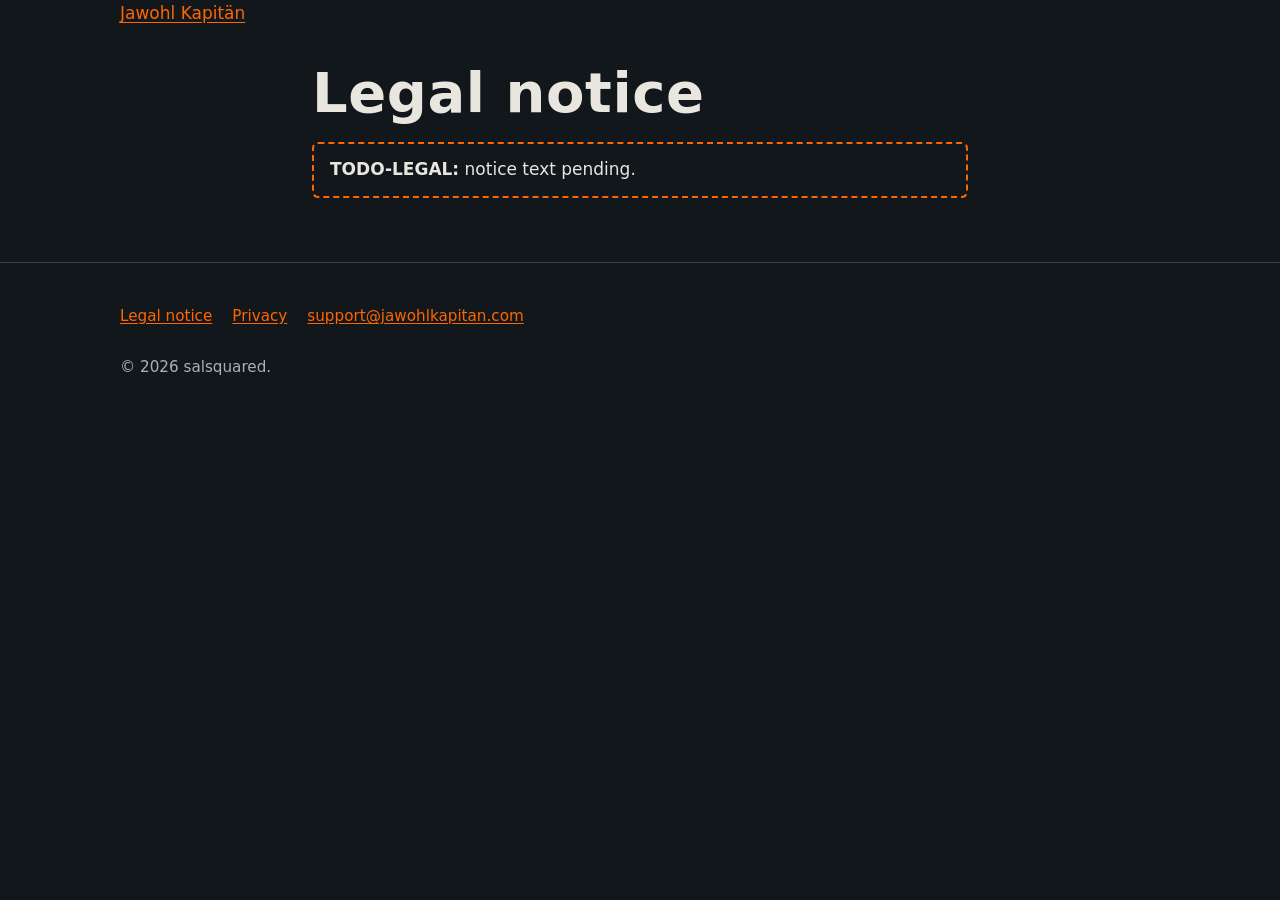
<file: legal-notice/index.html>
<!doctype html>
<html lang="en">
<head>
<meta charset="utf-8">
<meta name="viewport" content="width=device-width, initial-scale=1">
<title>Legal notice: Jawohl Kapitän</title>
<meta name="robots" content="noindex">
<meta name="referrer" content="strict-origin-when-cross-origin">
<meta name="theme-color" content="#12171b">
<link rel="canonical" href="https://jawohlkapitan.com/legal-notice/">
<link rel="icon" type="image/png" href="/assets/img/favicon.png">
<link rel="stylesheet" href="/assets/site.css">
</head>
<body>
<a class="skip" href="#main">Skip to the content</a>
<header class="wrap"><a href="/">Jawohl Kapitän</a></header>
<main id="main" class="wrap prose">
<h1>Legal notice</h1>
<p class="todo-legal"><strong>TODO-LEGAL:</strong> notice text pending.</p>
</main>
<footer id="footer">
  <div class="wrap">
    <ul>
      <li><a href="/legal-notice/">Legal notice</a></li>
      <li><a href="/privacy/">Privacy</a></li>
      <li><a href="mailto:support@jawohlkapitan.com">support@jawohlkapitan.com</a></li>
    </ul>
    <p>&copy; 2026 salsquared.</p>
  </div>
</footer>
</body>
</html>
</file>
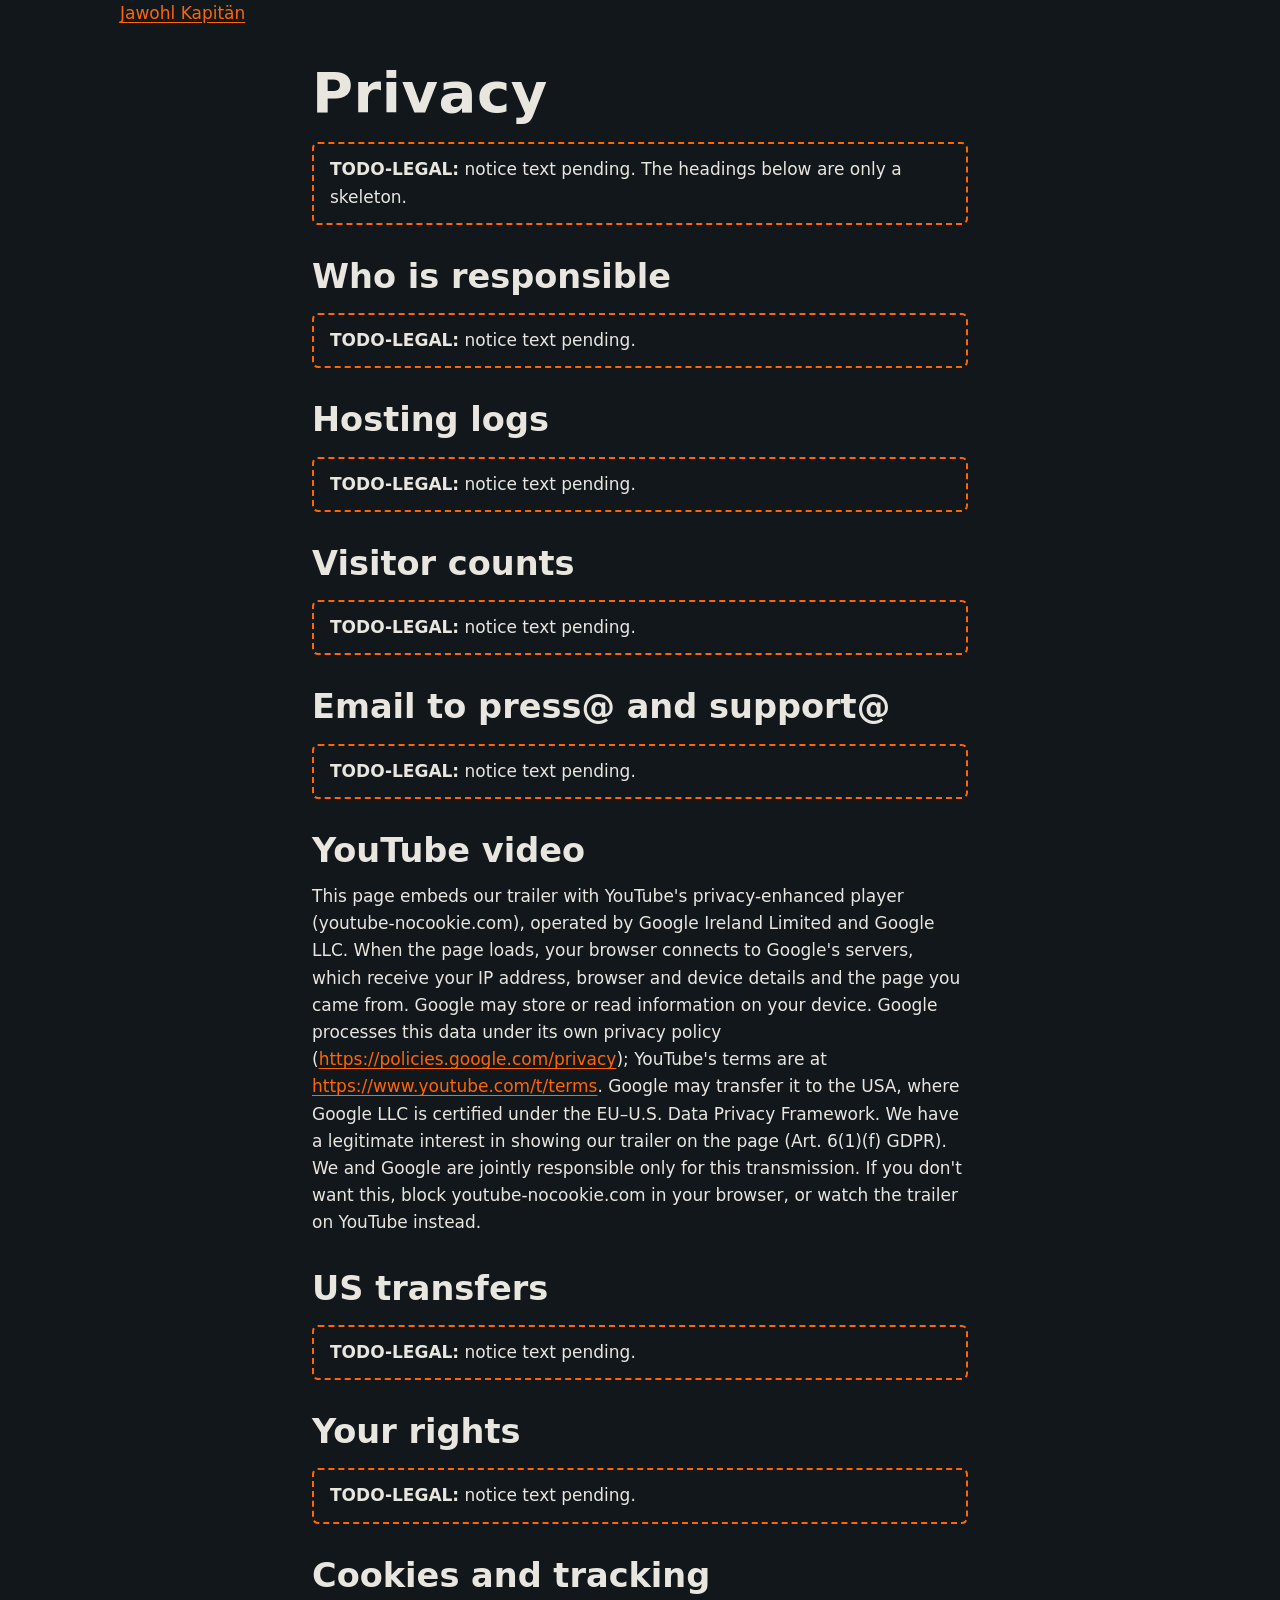
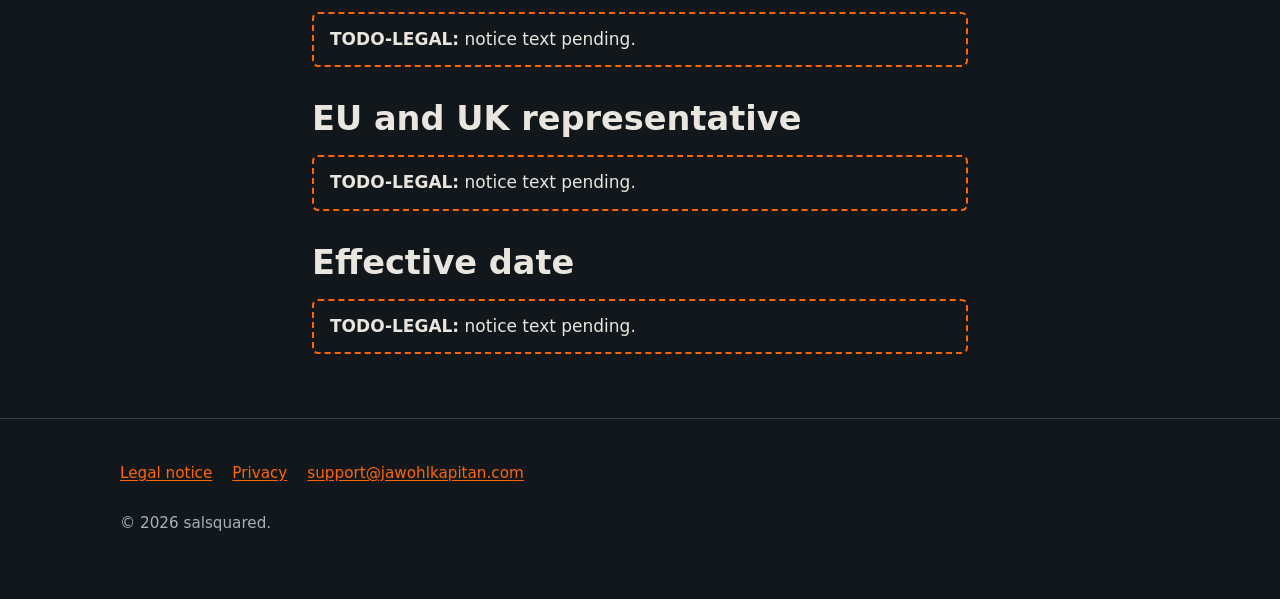
<file: privacy/index.html>
<!doctype html>
<html lang="en">
<head>
<meta charset="utf-8">
<meta name="viewport" content="width=device-width, initial-scale=1">
<title>Privacy: Jawohl Kapitän</title>
<meta name="referrer" content="strict-origin-when-cross-origin">
<meta name="theme-color" content="#12171b">
<link rel="canonical" href="https://jawohlkapitan.com/privacy/">
<link rel="icon" type="image/png" href="/assets/img/favicon.png">
<link rel="stylesheet" href="/assets/site.css">
</head>
<body>
<a class="skip" href="#main">Skip to the content</a>
<header class="wrap"><a href="/">Jawohl Kapitän</a></header>
<main id="main" class="wrap prose">
<h1>Privacy</h1>
<p class="todo-legal"><strong>TODO-LEGAL:</strong> notice text pending. The headings below are only a skeleton.</p>
<h2>Who is responsible</h2>
<p class="todo-legal"><strong>TODO-LEGAL:</strong> notice text pending.</p>
<h2>Hosting logs</h2>
<p class="todo-legal"><strong>TODO-LEGAL:</strong> notice text pending.</p>
<h2>Visitor counts</h2>
<p class="todo-legal"><strong>TODO-LEGAL:</strong> notice text pending.</p>
<h2>Email to press@ and support@</h2>
<p class="todo-legal"><strong>TODO-LEGAL:</strong> notice text pending.</p>
<h2>YouTube video</h2>
<!-- TODO-LEGAL: this section is draft text and still needs review. -->
<p>This page embeds our trailer with YouTube's privacy-enhanced player (youtube-nocookie.com), operated by Google Ireland Limited and Google LLC. When the page loads, your browser connects to Google's servers, which receive your IP address, browser and device details and the page you came from. Google may store or read information on your device. Google processes this data under its own privacy policy (<a href="https://policies.google.com/privacy">https://policies.google.com/privacy</a>); YouTube's terms are at <a href="https://www.youtube.com/t/terms">https://www.youtube.com/t/terms</a>. Google may transfer it to the USA, where Google LLC is certified under the EU&ndash;U.S. Data Privacy Framework. We have a legitimate interest in showing our trailer on the page (Art. 6(1)(f) GDPR). We and Google are jointly responsible only for this transmission. If you don't want this, block youtube-nocookie.com in your browser, or watch the trailer on YouTube instead.</p>
<h2>US transfers</h2>
<p class="todo-legal"><strong>TODO-LEGAL:</strong> notice text pending.</p>
<h2>Your rights</h2>
<p class="todo-legal"><strong>TODO-LEGAL:</strong> notice text pending.</p>
<h2>Cookies and tracking</h2>
<p class="todo-legal"><strong>TODO-LEGAL:</strong> notice text pending.</p>
<h2>EU and UK representative</h2>
<p class="todo-legal"><strong>TODO-LEGAL:</strong> notice text pending.</p>
<h2>Effective date</h2>
<p class="todo-legal"><strong>TODO-LEGAL:</strong> notice text pending.</p>

</main>
<footer id="footer">
  <div class="wrap">
    <ul>
      <li><a href="/legal-notice/">Legal notice</a></li>
      <li><a href="/privacy/">Privacy</a></li>
      <li><a href="mailto:support@jawohlkapitan.com">support@jawohlkapitan.com</a></li>
    </ul>
    <p>&copy; 2026 salsquared.</p>
  </div>
</footer>
</body>
</html>
</file>
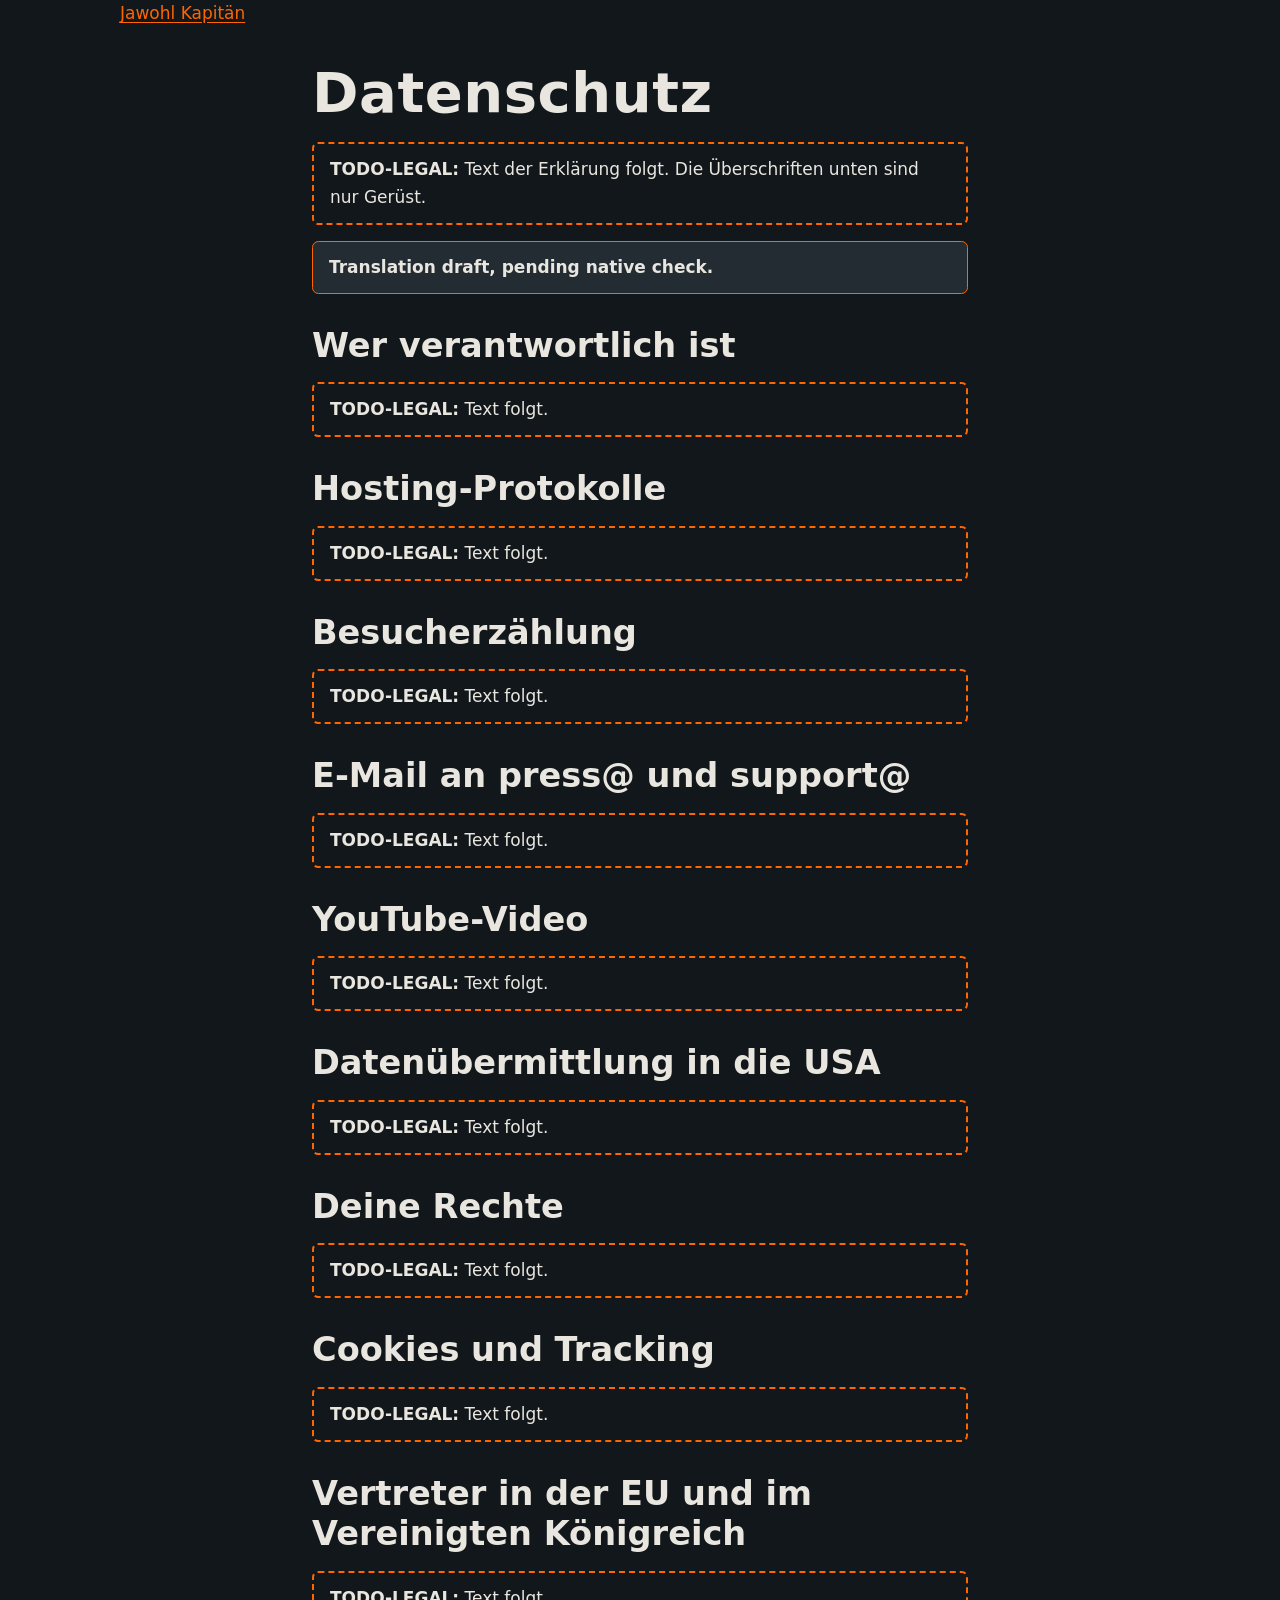
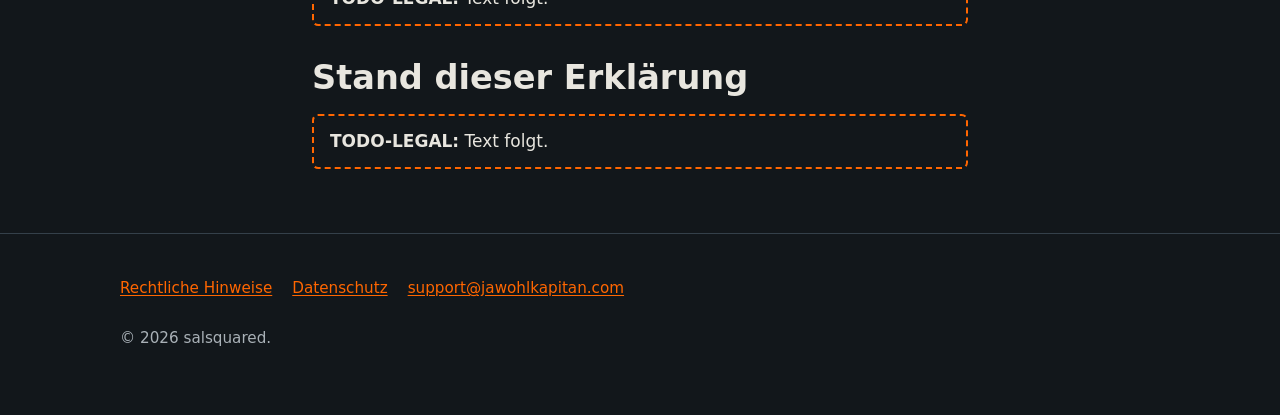
<file: de/datenschutz/index.html>
<!doctype html>
<html lang="de">
<head>
<meta charset="utf-8">
<meta name="viewport" content="width=device-width, initial-scale=1">
<title>Datenschutz: Jawohl Kapitän</title>
<meta name="robots" content="noindex">
<meta name="referrer" content="strict-origin-when-cross-origin">
<meta name="theme-color" content="#12171b">
<link rel="canonical" href="https://jawohlkapitan.com/de/datenschutz/">
<link rel="icon" type="image/png" href="/assets/img/favicon.png">
<link rel="stylesheet" href="/assets/site.css">
</head>
<body>
<a class="skip" href="#main">Zum Inhalt springen</a>
<header class="wrap"><a href="/de/">Jawohl Kapitän</a></header>
<main id="main" class="wrap prose">
<h1>Datenschutz</h1>
<p class="todo-legal"><strong>TODO-LEGAL:</strong> Text der Erklärung folgt. Die Überschriften unten sind nur Gerüst.</p>
<p class="draft-note" lang="en"><strong>Translation draft, pending native check.</strong></p>
<h2>Wer verantwortlich ist</h2>
<p class="todo-legal"><strong>TODO-LEGAL:</strong> Text folgt.</p>
<h2>Hosting-Protokolle</h2>
<p class="todo-legal"><strong>TODO-LEGAL:</strong> Text folgt.</p>
<h2>Besucherzählung</h2>
<p class="todo-legal"><strong>TODO-LEGAL:</strong> Text folgt.</p>
<h2>E-Mail an press@ und support@</h2>
<p class="todo-legal"><strong>TODO-LEGAL:</strong> Text folgt.</p>
<h2>YouTube-Video</h2>
<p class="todo-legal"><strong>TODO-LEGAL:</strong> Text folgt.</p>
<h2>Datenübermittlung in die USA</h2>
<p class="todo-legal"><strong>TODO-LEGAL:</strong> Text folgt.</p>
<h2>Deine Rechte</h2>
<p class="todo-legal"><strong>TODO-LEGAL:</strong> Text folgt.</p>
<h2>Cookies und Tracking</h2>
<p class="todo-legal"><strong>TODO-LEGAL:</strong> Text folgt.</p>
<h2>Vertreter in der EU und im Vereinigten Königreich</h2>
<p class="todo-legal"><strong>TODO-LEGAL:</strong> Text folgt.</p>
<h2>Stand dieser Erklärung</h2>
<p class="todo-legal"><strong>TODO-LEGAL:</strong> Text folgt.</p>

</main>
<footer id="footer">
  <div class="wrap">
    <ul>
      <li><a href="/de/rechtliches/">Rechtliche Hinweise</a></li>
      <li><a href="/de/datenschutz/">Datenschutz</a></li>
      <li><a href="mailto:support@jawohlkapitan.com">support@jawohlkapitan.com</a></li>
    </ul>
    <p>&copy; 2026 salsquared.</p>
  </div>
</footer>
</body>
</html>
</file>
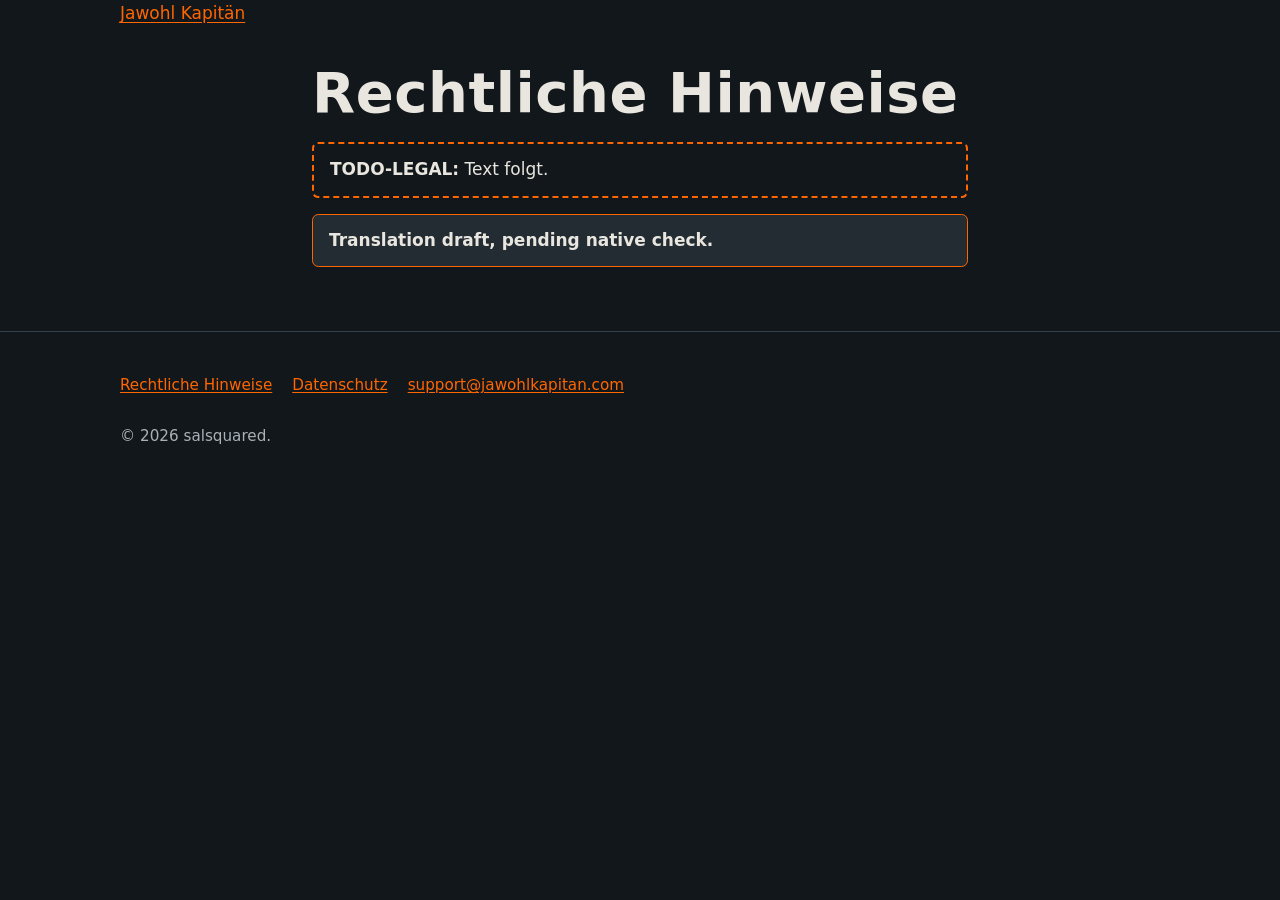
<file: de/rechtliches/index.html>
<!doctype html>
<html lang="de">
<head>
<meta charset="utf-8">
<meta name="viewport" content="width=device-width, initial-scale=1">
<title>Rechtliche Hinweise: Jawohl Kapitän</title>
<meta name="robots" content="noindex">
<meta name="referrer" content="strict-origin-when-cross-origin">
<meta name="theme-color" content="#12171b">
<link rel="canonical" href="https://jawohlkapitan.com/de/rechtliches/">
<link rel="icon" type="image/png" href="/assets/img/favicon.png">
<link rel="stylesheet" href="/assets/site.css">
</head>
<body>
<a class="skip" href="#main">Zum Inhalt springen</a>
<header class="wrap"><a href="/de/">Jawohl Kapitän</a></header>
<main id="main" class="wrap prose">
<h1>Rechtliche Hinweise</h1>
<p class="todo-legal"><strong>TODO-LEGAL:</strong> Text folgt.</p>
<p class="draft-note" lang="en"><strong>Translation draft, pending native check.</strong></p>
</main>
<footer id="footer">
  <div class="wrap">
    <ul>
      <li><a href="/de/rechtliches/">Rechtliche Hinweise</a></li>
      <li><a href="/de/datenschutz/">Datenschutz</a></li>
      <li><a href="mailto:support@jawohlkapitan.com">support@jawohlkapitan.com</a></li>
    </ul>
    <p>&copy; 2026 salsquared.</p>
  </div>
</footer>
</body>
</html>
</file>
<file: assets/site.css>
/* Jawohl Kapitän site. One file, no inline styles anywhere (the CSP has no 'unsafe-inline'). */

/* PLACEHOLDER palette: colours are not settled yet. Change them here only. */
:root {
  --bg: #12171b;
  --surface: #1b2228;
  --surface-2: #232c33;
  --text: #e8e6df;
  --muted: #a9b1b7;
  --accent: #ff6600;      /* from the logo ring */
  --accent-text: #12171b; /* text on an accent button */
  --line: #34404a;
  --focus: #ffd24d;
  --maxw: 68rem;
  --gutter: 1rem;
}

*, *::before, *::after { box-sizing: border-box; }
html { -webkit-text-size-adjust: 100%; }
body {
  margin: 0;
  background: var(--bg);
  color: var(--text);
  font: 1.0625rem/1.6 system-ui, -apple-system, "Segoe UI", Roboto, "Helvetica Neue", Arial, sans-serif;
}
img, video { display: block; max-width: 100%; height: auto; }
a { color: var(--accent); text-underline-offset: 0.15em; }
a:hover { color: #ff8a3d; }
:focus-visible { outline: 3px solid var(--focus); outline-offset: 3px; }

.skip { position: absolute; left: -999px; top: 0; background: var(--focus); color: #000; padding: 0.75rem 1rem; z-index: 10; }
.skip:focus { left: 0; }

.wrap { width: 100%; max-width: var(--maxw); margin: 0 auto; padding: 0 var(--gutter); }
section { padding: 2.5rem 0; border-top: 1px solid var(--line); }
section:first-of-type { border-top: 0; }
h1, h2, h3 { line-height: 1.2; margin: 0 0 0.75rem; }
h1 { font-size: clamp(2rem, 8vw, 3.5rem); letter-spacing: 0.01em; }
h2 { font-size: clamp(1.5rem, 5vw, 2.1rem); }
h3 { font-size: 1.2rem; }
p { margin: 0 0 1rem; }
.lead { font-size: 1.2rem; max-width: 40rem; }
.muted, figcaption, .small { color: var(--muted); }
.small { font-size: 0.9rem; }

/* language switch (only used once German is live) */
header:empty { display: none; }
.langbar { display: flex; justify-content: flex-end; padding: 0.5rem 0; font-size: 0.95rem; }
.langbar a, .langbar span { display: inline-block; padding: 0.6rem 0.5rem; min-height: 44px; }
.langbar [aria-current] { color: var(--text); font-weight: 700; text-decoration: none; }

/* 1 Top */
.hero { position: relative; display: grid; background: var(--surface); }
.hero > * { grid-area: 1 / 1; }
.hero-img { width: 100%; height: 100%; min-height: 26rem; object-fit: cover; }
.hero::after { content: ""; grid-area: 1 / 1; background: linear-gradient(to bottom, rgba(18, 23, 27, 0.35), rgba(18, 23, 27, 0.9)); }
.hero-text { position: relative; z-index: 1; align-self: end; padding: 2rem var(--gutter); max-width: var(--maxw); width: 100%; margin: 0 auto; }
.hero-text > * { max-width: 40rem; }
.hero-logo { width: 7rem; height: 7rem; margin-bottom: 1rem; }
.hero h1 { margin-bottom: 0.5rem; }
.hero-hook { font-size: 1.3rem; margin-bottom: 1.5rem; }

.buttons { display: flex; flex-wrap: wrap; gap: 0.75rem; }
.btn {
  display: inline-flex; align-items: center; justify-content: center;
  min-height: 48px; padding: 0.6rem 1.4rem;
  border-radius: 0.4rem; border: 2px solid var(--accent);
  font-weight: 700; text-decoration: none; text-align: center;
  background: var(--accent); color: var(--accent-text);
  flex: 1 1 14rem;
}
.btn:hover { background: #ff8a3d; border-color: #ff8a3d; color: var(--accent-text); }
.btn-second { background: transparent; color: var(--text); border-color: var(--text); }
.btn-second:hover { background: var(--surface-2); color: var(--text); border-color: var(--text); }

/* 2 clips */
.clips { display: grid; gap: 1.5rem; grid-template-columns: 1fr; margin: 1.5rem 0; padding: 0; list-style: none; }
.clip { background: var(--surface); border-radius: 0.4rem; overflow: hidden; }
.clip video, .clip .still { width: 100%; aspect-ratio: 16 / 9; object-fit: cover; background: var(--surface-2); }
.clip .still { display: none; }
.clip-body { padding: 1rem; }
.note-line { max-width: 40rem; }

/* 3 video */
.video-frame { position: relative; width: 100%; aspect-ratio: 16 / 9; background: var(--surface); border: 1px solid var(--line); }
.video-frame iframe, .video-frame .video-placeholder { position: absolute; inset: 0; width: 100%; height: 100%; border: 0; }
.video-placeholder { display: flex; align-items: center; justify-content: center; text-align: center; padding: 1rem; color: var(--muted); }

/* 4 screenshots and 5 status */
.shots { display: grid; gap: 1.25rem; grid-template-columns: 1fr; margin: 1.5rem 0 0; padding: 0; list-style: none; }
.shots figure, .status-fig { margin: 0; }
.status-fig { max-width: 48rem; }
.shots a, .status-fig a { display: block; }
.shots img, .status-fig img { width: 100%; aspect-ratio: 16 / 9; object-fit: cover; background: var(--surface-2); border: 1px solid var(--line); }
figcaption { padding-top: 0.5rem; font-size: 0.95rem; }
.dated { font-size: 1.15rem; max-width: 40rem; }

/* 6 support */
.support { background: var(--surface); border: 1px solid var(--line); border-left: 4px solid var(--accent); border-radius: 0.4rem; padding: 1.25rem; }
.support p { max-width: 42rem; }

/* 7 follow, link rows */
.linkrow { display: flex; flex-wrap: wrap; gap: 0.75rem; padding: 0; margin: 1rem 0 0; list-style: none; }
.linkrow a { display: inline-flex; align-items: center; min-height: 44px; padding: 0.4rem 1rem; border: 1px solid var(--line); border-radius: 0.4rem; background: var(--surface); text-decoration: none; font-weight: 600; }
.linkrow a:hover { background: var(--surface-2); }

/* 8 press kit */
.facts { width: 100%; border-collapse: collapse; margin: 1rem 0 1.5rem; }
.facts th, .facts td { text-align: left; vertical-align: top; padding: 0.6rem 0.75rem; border-bottom: 1px solid var(--line); }
.facts th { width: 9rem; color: var(--muted); font-weight: 600; }
.facts td { overflow-wrap: anywhere; }
.desc { max-width: 42rem; }
.use-line { border-left: 4px solid var(--line); padding-left: 1rem; max-width: 42rem; }

/* 9 footer */
footer { border-top: 1px solid var(--line); padding: 2rem 0 3rem; color: var(--muted); font-size: 0.95rem; }
footer ul { display: flex; flex-wrap: wrap; gap: 0.25rem 1.25rem; list-style: none; padding: 0; margin: 0 0 1rem; }
footer a { display: inline-block; min-height: 44px; padding: 0.6rem 0; }

/* draft and notice banners, legal pages */
.draft-note { background: var(--surface-2); border: 1px solid var(--accent); border-radius: 0.4rem; padding: 0.75rem 1rem; margin: 1rem 0; }
.todo-legal { border: 2px dashed var(--accent); border-radius: 0.4rem; padding: 0.75rem 1rem; margin: 1rem 0; }
.prose { max-width: 44rem; padding-top: 2rem; padding-bottom: 3rem; }
.prose h2 { margin-top: 2rem; }

@media (max-width: 39.99rem) {
  .facts th { width: 6.5rem; padding-left: 0.5rem; padding-right: 0.5rem; }
  .facts td { padding-left: 0.5rem; padding-right: 0.5rem; }
}
@media (min-width: 40rem) {
  :root { --gutter: 1.5rem; }
  .shots { grid-template-columns: repeat(2, 1fr); }
  .btn { flex: 0 1 auto; }
}
@media (min-width: 48rem) {
  .clips { grid-template-columns: repeat(3, 1fr); }
  .hero-img { min-height: 32rem; }
  .hero-logo { width: 9rem; height: 9rem; }
}

/* Reduced motion: no autoplaying clips, show the still instead. */
@media (prefers-reduced-motion: reduce) {
  .clip video { display: none; }
  .clip .still { display: block; }
  html { scroll-behavior: auto; }
}
</file>
